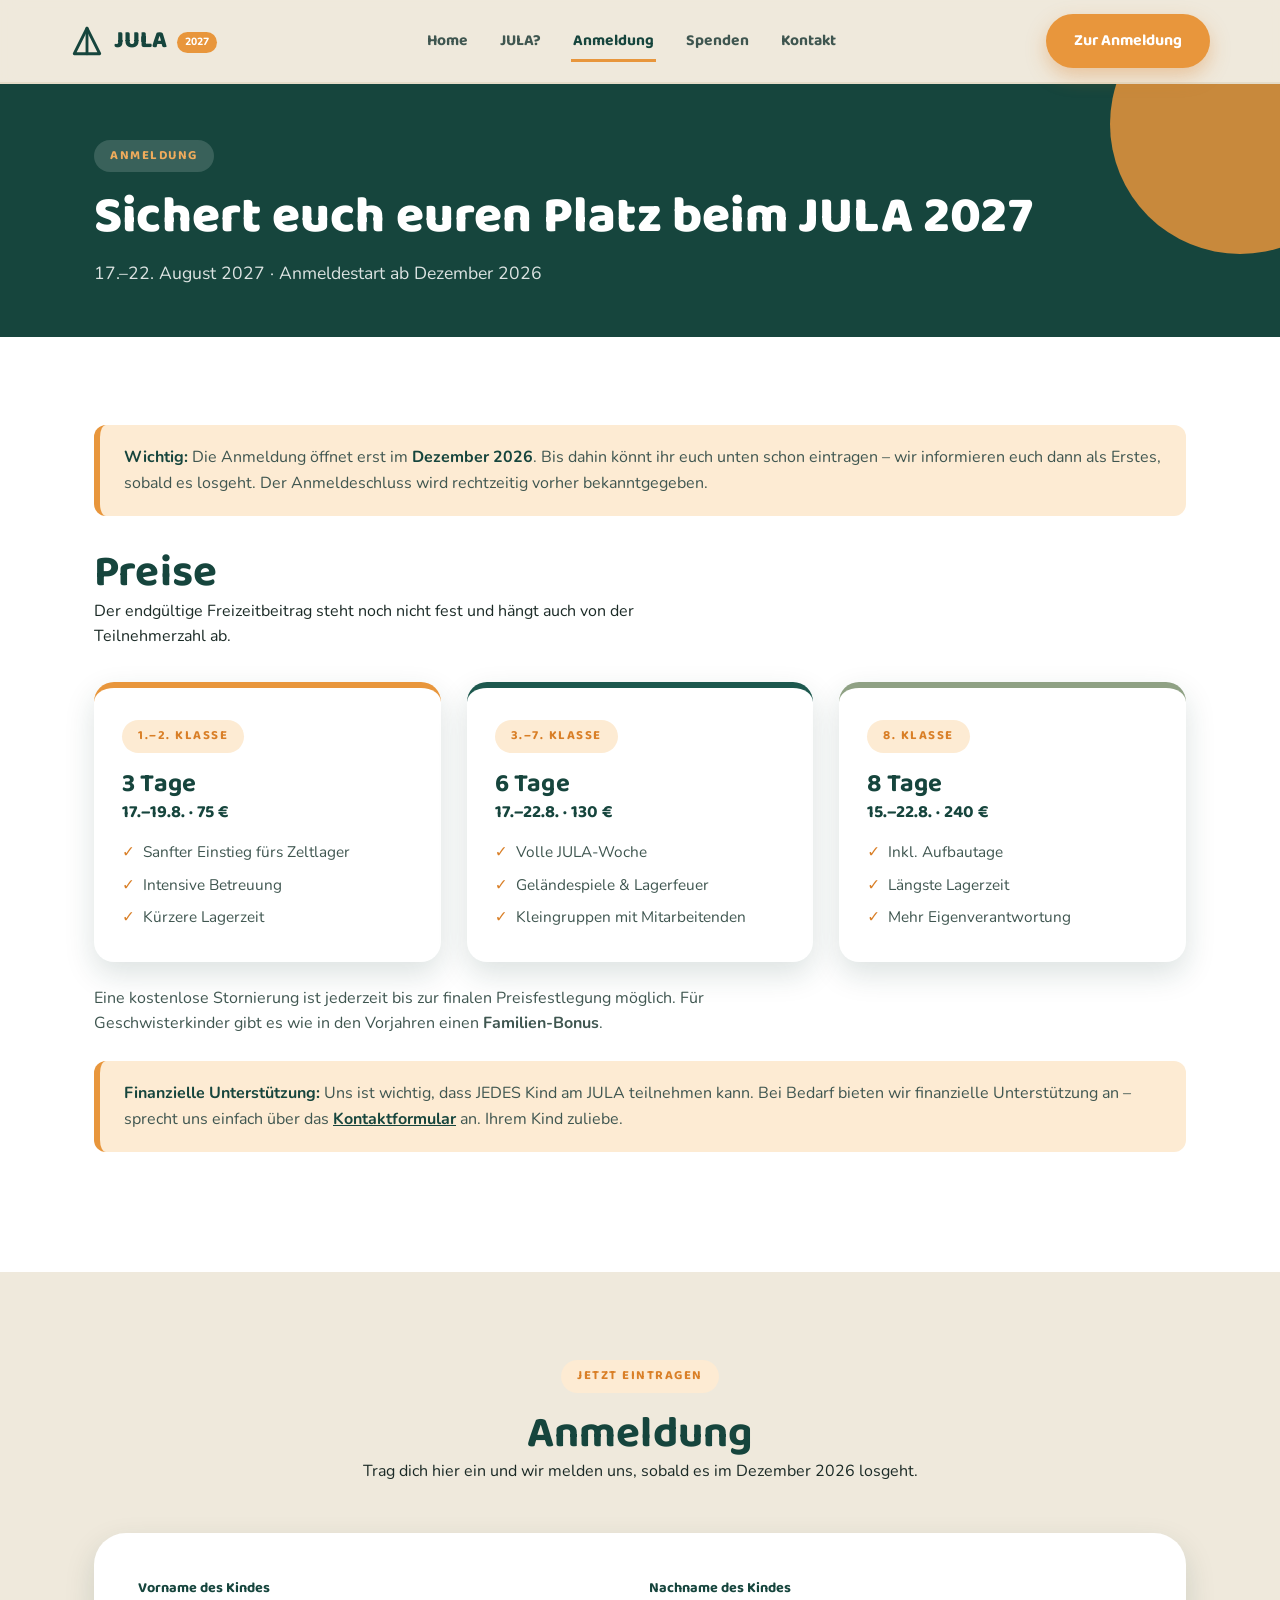
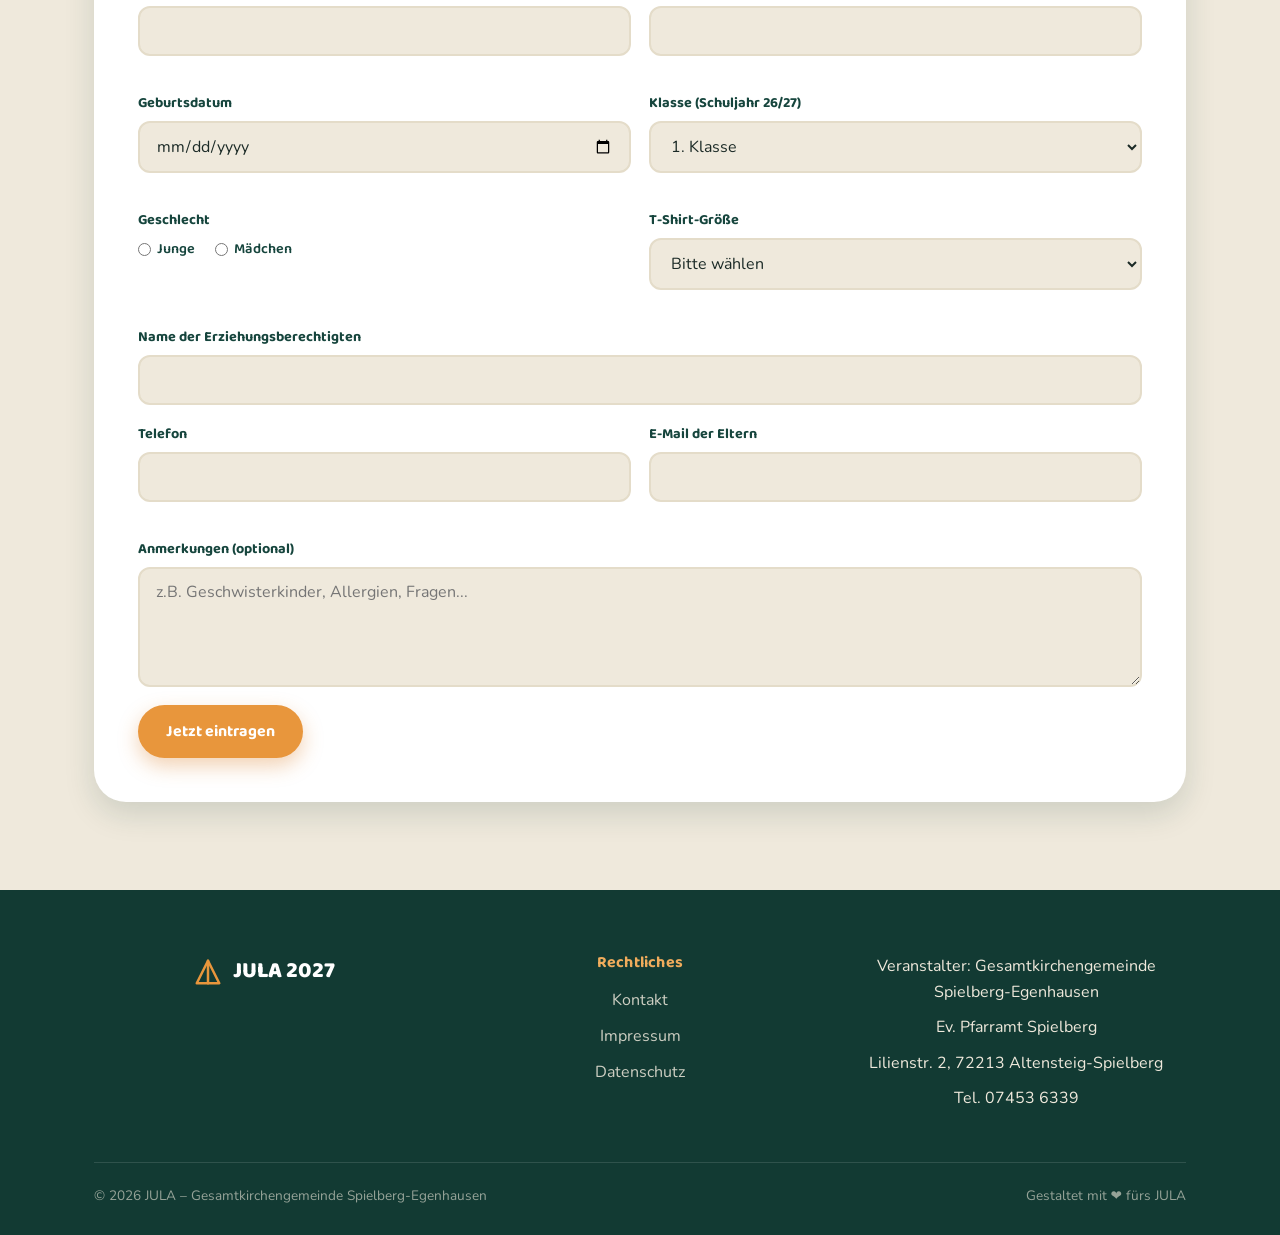
<file: anmeldung.html>
<!DOCTYPE html>
<html lang="de">
<head>
<meta charset="UTF-8">
<meta name="viewport" content="width=device-width, initial-scale=1.0">
<title>Anmeldung | JULA 2027</title>
<meta name="description" content="Anmeldung zum JULA 2027 – 17.–22. August 2027. Anmeldestart ab Dezember 2026.">
<link rel="stylesheet" href="css/style.css">
</head>
<body>

<header class="site-header">
  <nav class="nav container">
    <a href="index.html" class="logo">
      <svg class="tent-icon" viewBox="0 0 24 24" fill="none" stroke="#16453D" stroke-width="2" stroke-linecap="round" stroke-linejoin="round"><path d="M12 3l9 18H3z"/><path d="M12 3v18"/></svg>
      JULA <span class="badge-year">2027</span>
    </a>
    <ul class="nav-links">
      <li><a href="index.html">Home</a></li>
      <li><a href="jula.html">JULA?</a></li>
      <li><a href="anmeldung.html" class="active">Anmeldung</a></li>
      <li><a href="spenden.html">Spenden</a></li>
      <li><a href="kontakt.html">Kontakt</a></li>
    </ul>
    <div class="nav-cta">
      <a href="#anmeldung" class="btn btn-primary">Zur Anmeldung</a>
      <button class="nav-toggle" aria-label="Menü öffnen"><span></span><span></span><span></span></button>
    </div>
  </nav>
</header>

<main>

  <section class="page-hero">
    <div class="hero-blob-orange"></div>
    <div class="container">
      <span class="eyebrow" style="background: rgba(255,255,255,0.15); color:#F0AC5C;">Anmeldung</span>
      <h1>Sichert euch euren Platz beim JULA 2027</h1>
      <p>17.–22. August 2027 · Anmeldestart ab Dezember 2026</p>
    </div>
  </section>

  <section class="section-white">
    <div class="container">
      <div class="notice-box">
        <strong>Wichtig:</strong> Die Anmeldung öffnet erst im <strong>Dezember 2026</strong>. Bis dahin könnt ihr euch unten schon eintragen – wir informieren euch dann als Erstes, sobald es losgeht. Der Anmeldeschluss wird rechtzeitig vorher bekanntgegeben.
      </div>

      <div class="section-head" style="text-align:left; max-width: 100%; margin-bottom: 32px;">
        <h2>Preise</h2>
        <p style="margin:0;">Der endgültige Freizeitbeitrag steht noch nicht fest und hängt auch von der Teilnehmerzahl ab.</p>
      </div>

      <div class="card-grid">
        <div class="card">
          <span class="eyebrow">1.–2. Klasse</span>
          <h3>3 Tage</h3>
          <p style="font-family: var(--font-head); font-weight:700; color: var(--teal-800); font-size:1.1rem; margin:0 0 12px;">17.–19.8. · 75 €</p>
          <ul>
            <li>Sanfter Einstieg fürs Zeltlager</li>
            <li>Intensive Betreuung</li>
            <li>Kürzere Lagerzeit</li>
          </ul>
        </div>
        <div class="card alt">
          <span class="eyebrow">3.–7. Klasse</span>
          <h3>6 Tage</h3>
          <p style="font-family: var(--font-head); font-weight:700; color: var(--teal-800); font-size:1.1rem; margin:0 0 12px;">17.–22.8. · 130 €</p>
          <ul>
            <li>Volle JULA-Woche</li>
            <li>Geländespiele & Lagerfeuer</li>
            <li>Kleingruppen mit Mitarbeitenden</li>
          </ul>
        </div>
        <div class="card alt2">
          <span class="eyebrow">8. Klasse</span>
          <h3>8 Tage</h3>
          <p style="font-family: var(--font-head); font-weight:700; color: var(--teal-800); font-size:1.1rem; margin:0 0 12px;">15.–22.8. · 240 €</p>
          <ul>
            <li>Inkl. Aufbautage</li>
            <li>Längste Lagerzeit</li>
            <li>Mehr Eigenverantwortung</li>
          </ul>
        </div>
      </div>

      <p class="mt-24" style="color: var(--ink-soft);">Eine kostenlose Stornierung ist jederzeit bis zur finalen Preisfestlegung möglich. Für Geschwisterkinder gibt es wie in den Vorjahren einen <strong>Familien-Bonus</strong>.</p>

      <div class="notice-box mt-24">
        <strong>Finanzielle Unterstützung:</strong> Uns ist wichtig, dass JEDES Kind am JULA teilnehmen kann. Bei Bedarf bieten wir finanzielle Unterstützung an – sprecht uns einfach über das <a href="kontakt.html" style="color:var(--teal-800); font-weight:700; text-decoration:underline;">Kontaktformular</a> an. Ihrem Kind zuliebe.
      </div>
    </div>
  </section>

  <section class="section-cream" id="anmeldung">
    <div class="container">
      <div class="section-head">
        <span class="eyebrow">Jetzt eintragen</span>
        <h2>Anmeldung</h2>
        <p class="text-center" style="margin:0 auto;">Trag dich hier ein und wir melden uns, sobald es im Dezember 2026 losgeht.</p>
      </div>

      <form class="form-card" id="anmeldung-form">
        <div class="form-row">
          <div class="form-group">
            <label for="vorname">Vorname des Kindes</label>
            <input type="text" id="vorname" name="vorname" required>
          </div>
          <div class="form-group">
            <label for="nachname">Nachname des Kindes</label>
            <input type="text" id="nachname" name="nachname" required>
          </div>
        </div>
        <div class="form-row">
          <div class="form-group">
            <label for="geburtsdatum">Geburtsdatum</label>
            <input type="date" id="geburtsdatum" name="geburtsdatum">
          </div>
          <div class="form-group">
            <label for="klasse">Klasse (Schuljahr 26/27)</label>
            <select id="klasse" name="klasse">
              <option>1. Klasse</option>
              <option>2. Klasse</option>
              <option>3. Klasse</option>
              <option>4. Klasse</option>
              <option>5. Klasse</option>
              <option>6. Klasse</option>
              <option>7. Klasse</option>
              <option>8. Klasse</option>
            </select>
          </div>
        </div>
        <div class="form-row">
          <div class="form-group">
            <label>Geschlecht</label>
            <div class="radio-row">
              <label><input type="radio" name="geschlecht" value="junge"> Junge</label>
              <label><input type="radio" name="geschlecht" value="maedchen"> Mädchen</label>
            </div>
          </div>
          <div class="form-group">
            <label for="tshirt">T-Shirt-Größe</label>
            <select id="tshirt" name="tshirt" required>
              <option value="">Bitte wählen</option>
              <option>116</option>
              <option>128</option>
              <option>140</option>
              <option>152</option>
              <option>164</option>
              <option>S</option>
              <option>M</option>
              <option>L</option>
            </select>
          </div>
        </div>
        <div class="form-group">
          <label for="erziehungsberechtigte">Name der Erziehungsberechtigten</label>
          <input type="text" id="erziehungsberechtigte" name="erziehungsberechtigte" required>
        </div>
        <div class="form-row">
          <div class="form-group">
            <label for="telefon">Telefon</label>
            <input type="tel" id="telefon" name="telefon">
          </div>
          <div class="form-group">
            <label for="email">E-Mail der Eltern</label>
            <input type="email" id="email" name="email" required>
          </div>
        </div>
        <div class="form-group">
          <label for="nachricht">Anmerkungen (optional)</label>
          <textarea id="nachricht" name="nachricht" placeholder="z.B. Geschwisterkinder, Allergien, Fragen..."></textarea>
        </div>
        <button type="submit" class="btn btn-primary" id="anmeldung-submit">Jetzt eintragen</button>
        <div class="form-success-msg" style="display:none; margin-top:18px; padding:16px 20px; background: var(--orange-100); border-radius: var(--radius-sm); color: var(--teal-800); font-weight:700;">
          Vielen Dank! Deine Anmeldung wurde erfolgreich übermittelt.
        </div>
        <div class="form-error-msg">
          Leider konnte die Anmeldung nicht gesendet werden.
        </div>
      </form>
    </div>
  </section>

</main>

<footer class="site-footer">
  <div class="container">
    <div class="footer-grid" style="grid-template-columns: 1fr 1fr 1fr; text-align:center;">
      <div>
        <div class="footer-logo" style="justify-content:center;">
          <svg width="30" height="30" viewBox="0 0 24 24" fill="none" stroke="#E8963C" stroke-width="2" stroke-linecap="round" stroke-linejoin="round"><path d="M12 3l9 18H3z"/><path d="M12 3v18"/></svg>
          JULA 2027
        </div>
      </div>
      <div>
        <h4>Rechtliches</h4>
        <ul>
          <li><a href="kontakt.html">Kontakt</a></li>
          <li><a href="impressum.html">Impressum</a></li>
          <li><a href="datenschutz.html">Datenschutz</a></li>
        </ul>
      </div>
      <div>
        <ul>
          <li>Veranstalter: Gesamtkirchengemeinde Spielberg-Egenhausen</li>
          <li>Ev. Pfarramt Spielberg</li>
          <li>Lilienstr. 2, 72213 Altensteig-Spielberg</li>
          <li>Tel. 07453 6339</li>
        </ul>
      </div>
    </div>
    <div class="footer-bottom">
      <span>© 2026 JULA – Gesamtkirchengemeinde Spielberg-Egenhausen</span>
      <span>Gestaltet mit ❤️ fürs JULA</span>
    </div>
  </div>
</footer>

<script src="js/main.js"></script>
</body>
</html>
</file>
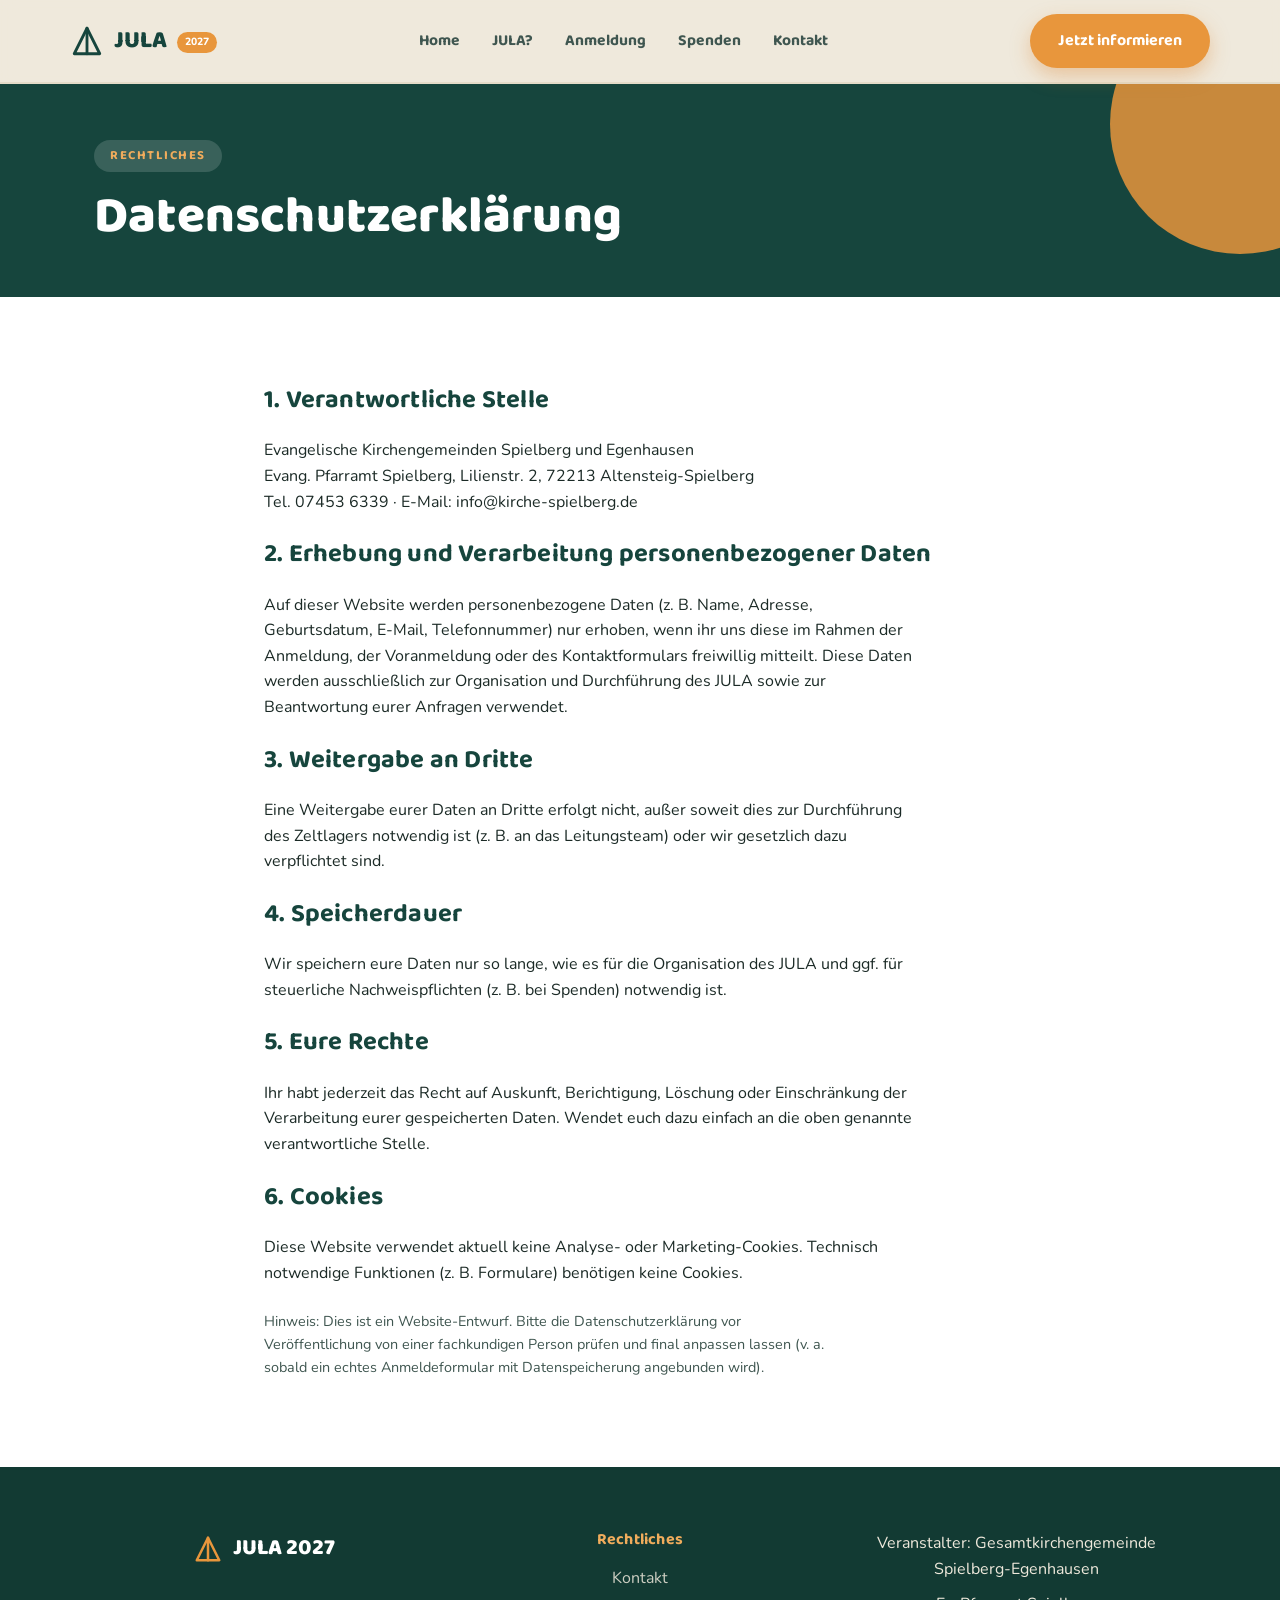
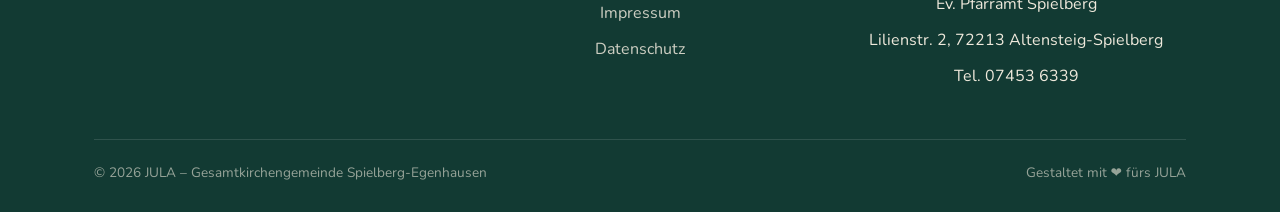
<file: datenschutz.html>
<!DOCTYPE html>
<html lang="de">
<head>
<meta charset="UTF-8">
<meta name="viewport" content="width=device-width, initial-scale=1.0">
<title>Datenschutz | JULA 2027</title>
<link rel="stylesheet" href="css/style.css">
</head>
<body>

<header class="site-header">
  <nav class="nav container">
    <a href="index.html" class="logo">
      <svg class="tent-icon" viewBox="0 0 24 24" fill="none" stroke="#16453D" stroke-width="2" stroke-linecap="round" stroke-linejoin="round"><path d="M12 3l9 18H3z"/><path d="M12 3v18"/></svg>
      JULA <span class="badge-year">2027</span>
    </a>
    <ul class="nav-links">
      <li><a href="index.html">Home</a></li>
      <li><a href="jula.html">JULA?</a></li>
      <li><a href="anmeldung.html">Anmeldung</a></li>
      <li><a href="spenden.html">Spenden</a></li>
      <li><a href="kontakt.html">Kontakt</a></li>
    </ul>
    <div class="nav-cta">
      <a href="anmeldung.html" class="btn btn-primary">Jetzt informieren</a>
      <button class="nav-toggle" aria-label="Menü öffnen"><span></span><span></span><span></span></button>
    </div>
  </nav>
</header>

<main>
  <section class="page-hero">
    <div class="hero-blob-orange"></div>
    <div class="container">
      <span class="eyebrow" style="background: rgba(255,255,255,0.15); color:#F0AC5C;">Rechtliches</span>
      <h1>Datenschutzerklärung</h1>
    </div>
  </section>

  <section class="section-white">
    <div class="container" style="max-width: 800px;">
      <h3>1. Verantwortliche Stelle</h3>
      <p class="mt-24">Evangelische Kirchengemeinden Spielberg und Egenhausen<br>
      Evang. Pfarramt Spielberg, Lilienstr. 2, 72213 Altensteig-Spielberg<br>
      Tel. 07453 6339 · E-Mail: info@kirche-spielberg.de</p>

      <h3 class="mt-24">2. Erhebung und Verarbeitung personenbezogener Daten</h3>
      <p class="mt-24">Auf dieser Website werden personenbezogene Daten (z. B. Name, Adresse, Geburtsdatum, E-Mail, Telefonnummer) nur erhoben, wenn ihr uns diese im Rahmen der Anmeldung, der Voranmeldung oder des Kontaktformulars freiwillig mitteilt. Diese Daten werden ausschließlich zur Organisation und Durchführung des JULA sowie zur Beantwortung eurer Anfragen verwendet.</p>

      <h3 class="mt-24">3. Weitergabe an Dritte</h3>
      <p class="mt-24">Eine Weitergabe eurer Daten an Dritte erfolgt nicht, außer soweit dies zur Durchführung des Zeltlagers notwendig ist (z. B. an das Leitungsteam) oder wir gesetzlich dazu verpflichtet sind.</p>

      <h3 class="mt-24">4. Speicherdauer</h3>
      <p class="mt-24">Wir speichern eure Daten nur so lange, wie es für die Organisation des JULA und ggf. für steuerliche Nachweispflichten (z. B. bei Spenden) notwendig ist.</p>

      <h3 class="mt-24">5. Eure Rechte</h3>
      <p class="mt-24">Ihr habt jederzeit das Recht auf Auskunft, Berichtigung, Löschung oder Einschränkung der Verarbeitung eurer gespeicherten Daten. Wendet euch dazu einfach an die oben genannte verantwortliche Stelle.</p>

      <h3 class="mt-24">6. Cookies</h3>
      <p class="mt-24">Diese Website verwendet aktuell keine Analyse- oder Marketing-Cookies. Technisch notwendige Funktionen (z. B. Formulare) benötigen keine Cookies.</p>

      <p class="mt-24" style="color: var(--ink-soft); font-size: 0.9rem;">Hinweis: Dies ist ein Website-Entwurf. Bitte die Datenschutzerklärung vor Veröffentlichung von einer fachkundigen Person prüfen und final anpassen lassen (v. a. sobald ein echtes Anmeldeformular mit Datenspeicherung angebunden wird).</p>
    </div>
  </section>
</main>

<footer class="site-footer">
  <div class="container">
    <div class="footer-grid" style="grid-template-columns: 1fr 1fr 1fr; text-align:center;">
      <div>
        <div class="footer-logo" style="justify-content:center;">
          <svg width="30" height="30" viewBox="0 0 24 24" fill="none" stroke="#E8963C" stroke-width="2" stroke-linecap="round" stroke-linejoin="round"><path d="M12 3l9 18H3z"/><path d="M12 3v18"/></svg>
          JULA 2027
        </div>
      </div>
      <div>
        <h4>Rechtliches</h4>
        <ul>
          <li><a href="kontakt.html">Kontakt</a></li>
          <li><a href="impressum.html">Impressum</a></li>
          <li><a href="datenschutz.html">Datenschutz</a></li>
        </ul>
      </div>
      <div>
        <ul>
          <li>Veranstalter: Gesamtkirchengemeinde Spielberg-Egenhausen</li>
          <li>Ev. Pfarramt Spielberg</li>
          <li>Lilienstr. 2, 72213 Altensteig-Spielberg</li>
          <li>Tel. 07453 6339</li>
        </ul>
      </div>
    </div>
    <div class="footer-bottom">
      <span>© 2026 JULA – Gesamtkirchengemeinde Spielberg-Egenhausen</span>
      <span>Gestaltet mit ❤️ fürs JULA</span>
    </div>
  </div>
</footer>

<script src="js/main.js"></script>
</body>
</html>
</file>
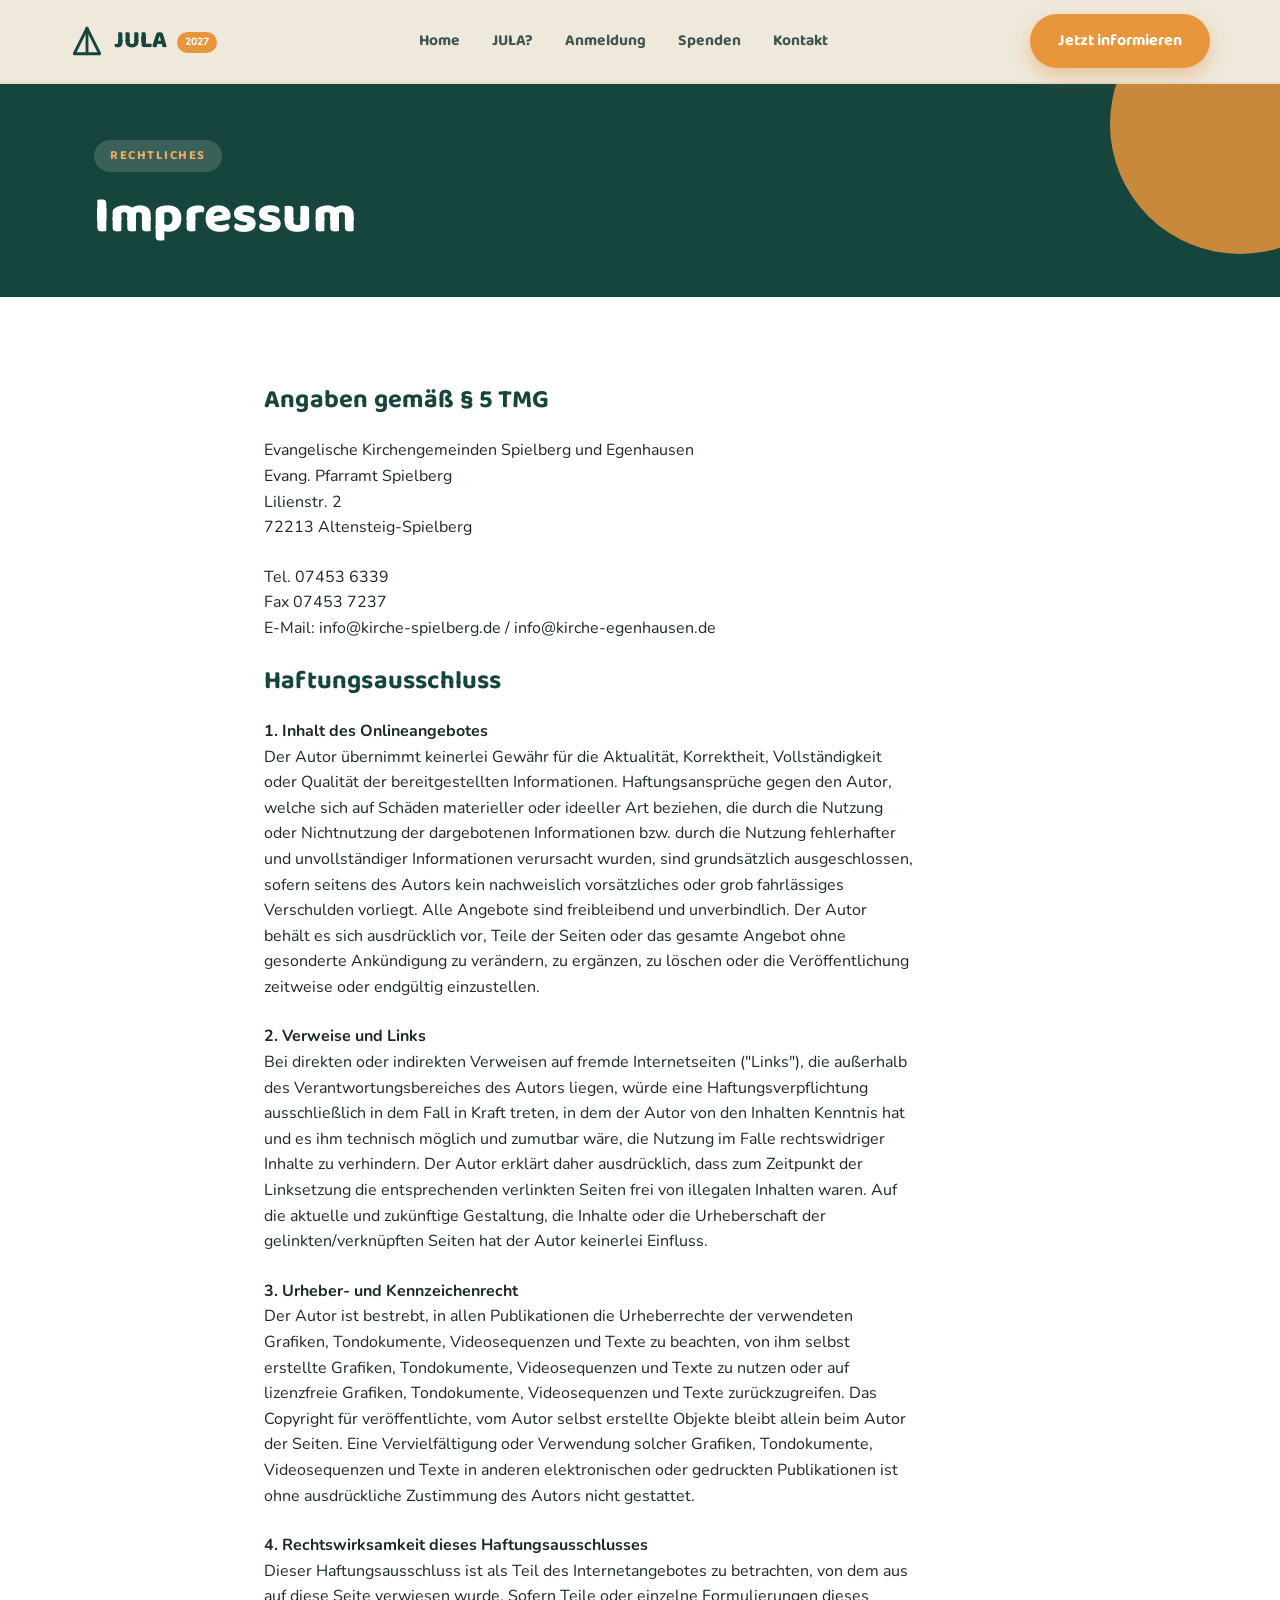
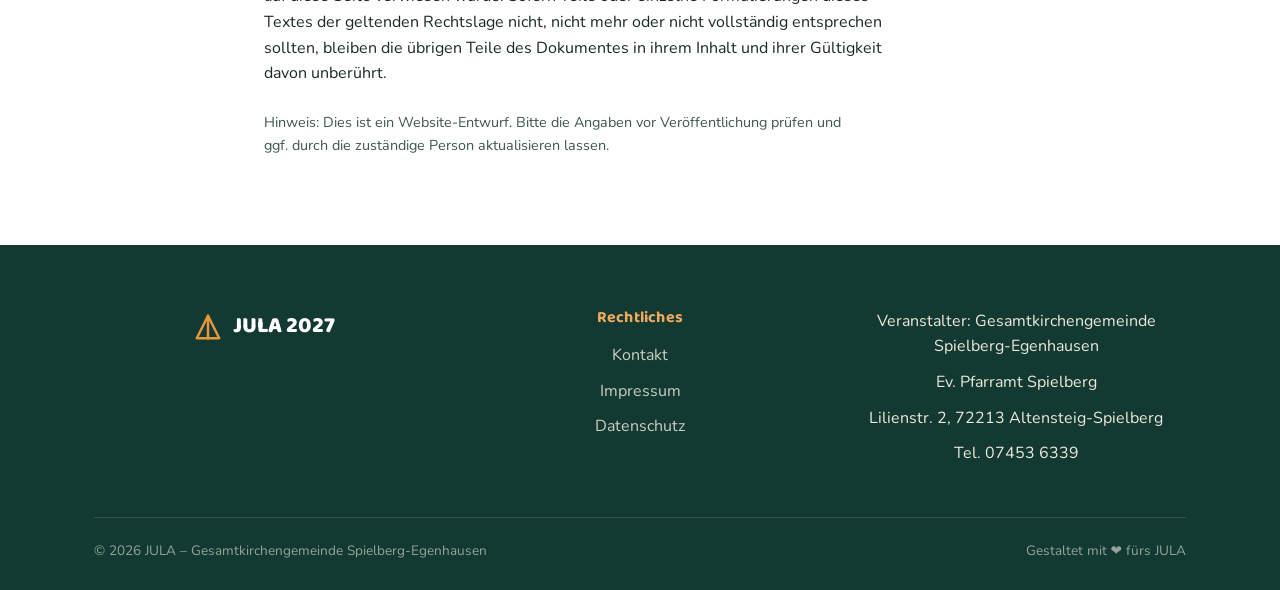
<file: impressum.html>
<!DOCTYPE html>
<html lang="de">
<head>
<meta charset="UTF-8">
<meta name="viewport" content="width=device-width, initial-scale=1.0">
<title>Impressum | JULA 2027</title>
<link rel="stylesheet" href="css/style.css">
</head>
<body>

<header class="site-header">
  <nav class="nav container">
    <a href="index.html" class="logo">
      <svg class="tent-icon" viewBox="0 0 24 24" fill="none" stroke="#16453D" stroke-width="2" stroke-linecap="round" stroke-linejoin="round"><path d="M12 3l9 18H3z"/><path d="M12 3v18"/></svg>
      JULA <span class="badge-year">2027</span>
    </a>
    <ul class="nav-links">
      <li><a href="index.html">Home</a></li>
      <li><a href="jula.html">JULA?</a></li>
      <li><a href="anmeldung.html">Anmeldung</a></li>
      <li><a href="spenden.html">Spenden</a></li>
      <li><a href="kontakt.html">Kontakt</a></li>
    </ul>
    <div class="nav-cta">
      <a href="anmeldung.html" class="btn btn-primary">Jetzt informieren</a>
      <button class="nav-toggle" aria-label="Menü öffnen"><span></span><span></span><span></span></button>
    </div>
  </nav>
</header>

<main>
  <section class="page-hero">
    <div class="hero-blob-orange"></div>
    <div class="container">
      <span class="eyebrow" style="background: rgba(255,255,255,0.15); color:#F0AC5C;">Rechtliches</span>
      <h1>Impressum</h1>
    </div>
  </section>

  <section class="section-white">
    <div class="container" style="max-width: 800px;">
      <h3>Angaben gemäß § 5 TMG</h3>
      <p class="mt-24">Evangelische Kirchengemeinden Spielberg und Egenhausen<br>
      Evang. Pfarramt Spielberg<br>
      Lilienstr. 2<br>
      72213 Altensteig-Spielberg</p>

      <p class="mt-24">Tel. 07453 6339<br>
      Fax 07453 7237<br>
      E-Mail: info@kirche-spielberg.de / info@kirche-egenhausen.de</p>

      <h3 class="mt-24">Haftungsausschluss</h3>

      <p class="mt-24"><strong>1. Inhalt des Onlineangebotes</strong><br>
      Der Autor übernimmt keinerlei Gewähr für die Aktualität, Korrektheit, Vollständigkeit oder Qualität der bereitgestellten Informationen. Haftungsansprüche gegen den Autor, welche sich auf Schäden materieller oder ideeller Art beziehen, die durch die Nutzung oder Nichtnutzung der dargebotenen Informationen bzw. durch die Nutzung fehlerhafter und unvollständiger Informationen verursacht wurden, sind grundsätzlich ausgeschlossen, sofern seitens des Autors kein nachweislich vorsätzliches oder grob fahrlässiges Verschulden vorliegt. Alle Angebote sind freibleibend und unverbindlich. Der Autor behält es sich ausdrücklich vor, Teile der Seiten oder das gesamte Angebot ohne gesonderte Ankündigung zu verändern, zu ergänzen, zu löschen oder die Veröffentlichung zeitweise oder endgültig einzustellen.</p>

      <p class="mt-24"><strong>2. Verweise und Links</strong><br>
      Bei direkten oder indirekten Verweisen auf fremde Internetseiten ("Links"), die außerhalb des Verantwortungsbereiches des Autors liegen, würde eine Haftungsverpflichtung ausschließlich in dem Fall in Kraft treten, in dem der Autor von den Inhalten Kenntnis hat und es ihm technisch möglich und zumutbar wäre, die Nutzung im Falle rechtswidriger Inhalte zu verhindern. Der Autor erklärt daher ausdrücklich, dass zum Zeitpunkt der Linksetzung die entsprechenden verlinkten Seiten frei von illegalen Inhalten waren. Auf die aktuelle und zukünftige Gestaltung, die Inhalte oder die Urheberschaft der gelinkten/verknüpften Seiten hat der Autor keinerlei Einfluss.</p>

      <p class="mt-24"><strong>3. Urheber- und Kennzeichenrecht</strong><br>
      Der Autor ist bestrebt, in allen Publikationen die Urheberrechte der verwendeten Grafiken, Tondokumente, Videosequenzen und Texte zu beachten, von ihm selbst erstellte Grafiken, Tondokumente, Videosequenzen und Texte zu nutzen oder auf lizenzfreie Grafiken, Tondokumente, Videosequenzen und Texte zurückzugreifen. Das Copyright für veröffentlichte, vom Autor selbst erstellte Objekte bleibt allein beim Autor der Seiten. Eine Vervielfältigung oder Verwendung solcher Grafiken, Tondokumente, Videosequenzen und Texte in anderen elektronischen oder gedruckten Publikationen ist ohne ausdrückliche Zustimmung des Autors nicht gestattet.</p>

      <p class="mt-24"><strong>4. Rechtswirksamkeit dieses Haftungsausschlusses</strong><br>
      Dieser Haftungsausschluss ist als Teil des Internetangebotes zu betrachten, von dem aus auf diese Seite verwiesen wurde. Sofern Teile oder einzelne Formulierungen dieses Textes der geltenden Rechtslage nicht, nicht mehr oder nicht vollständig entsprechen sollten, bleiben die übrigen Teile des Dokumentes in ihrem Inhalt und ihrer Gültigkeit davon unberührt.</p>

      <p class="mt-24" style="color: var(--ink-soft); font-size: 0.9rem;">Hinweis: Dies ist ein Website-Entwurf. Bitte die Angaben vor Veröffentlichung prüfen und ggf. durch die zuständige Person aktualisieren lassen.</p>
    </div>
  </section>
</main>

<footer class="site-footer">
  <div class="container">
    <div class="footer-grid" style="grid-template-columns: 1fr 1fr 1fr; text-align:center;">
      <div>
        <div class="footer-logo" style="justify-content:center;">
          <svg width="30" height="30" viewBox="0 0 24 24" fill="none" stroke="#E8963C" stroke-width="2" stroke-linecap="round" stroke-linejoin="round"><path d="M12 3l9 18H3z"/><path d="M12 3v18"/></svg>
          JULA 2027
        </div>
      </div>
      <div>
        <h4>Rechtliches</h4>
        <ul>
          <li><a href="kontakt.html">Kontakt</a></li>
          <li><a href="impressum.html">Impressum</a></li>
          <li><a href="datenschutz.html">Datenschutz</a></li>
        </ul>
      </div>
      <div>
        <ul>
          <li>Veranstalter: Gesamtkirchengemeinde Spielberg-Egenhausen</li>
          <li>Ev. Pfarramt Spielberg</li>
          <li>Lilienstr. 2, 72213 Altensteig-Spielberg</li>
          <li>Tel. 07453 6339</li>
        </ul>
      </div>
    </div>
    <div class="footer-bottom">
      <span>© 2026 JULA – Gesamtkirchengemeinde Spielberg-Egenhausen</span>
      <span>Gestaltet mit ❤️ fürs JULA</span>
    </div>
  </div>
</footer>

<script src="js/main.js"></script>
</body>
</html>
</file>
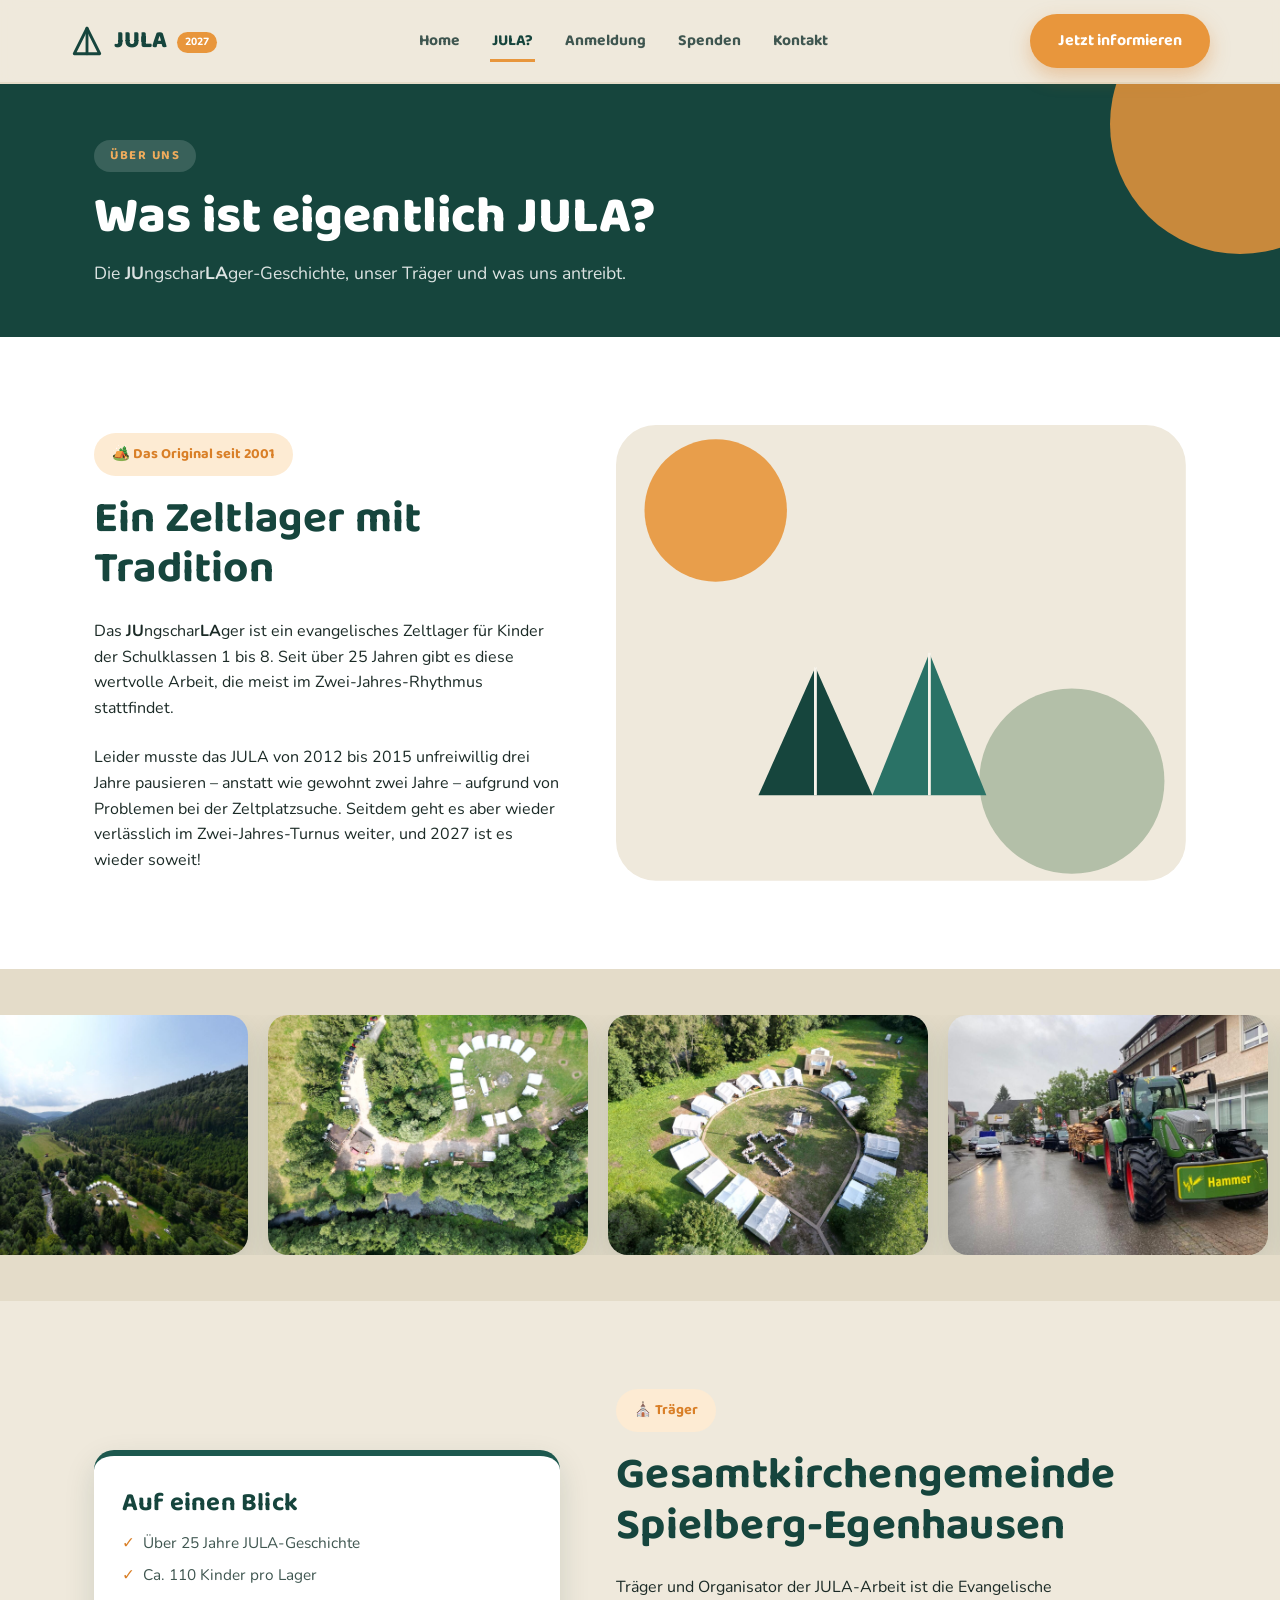
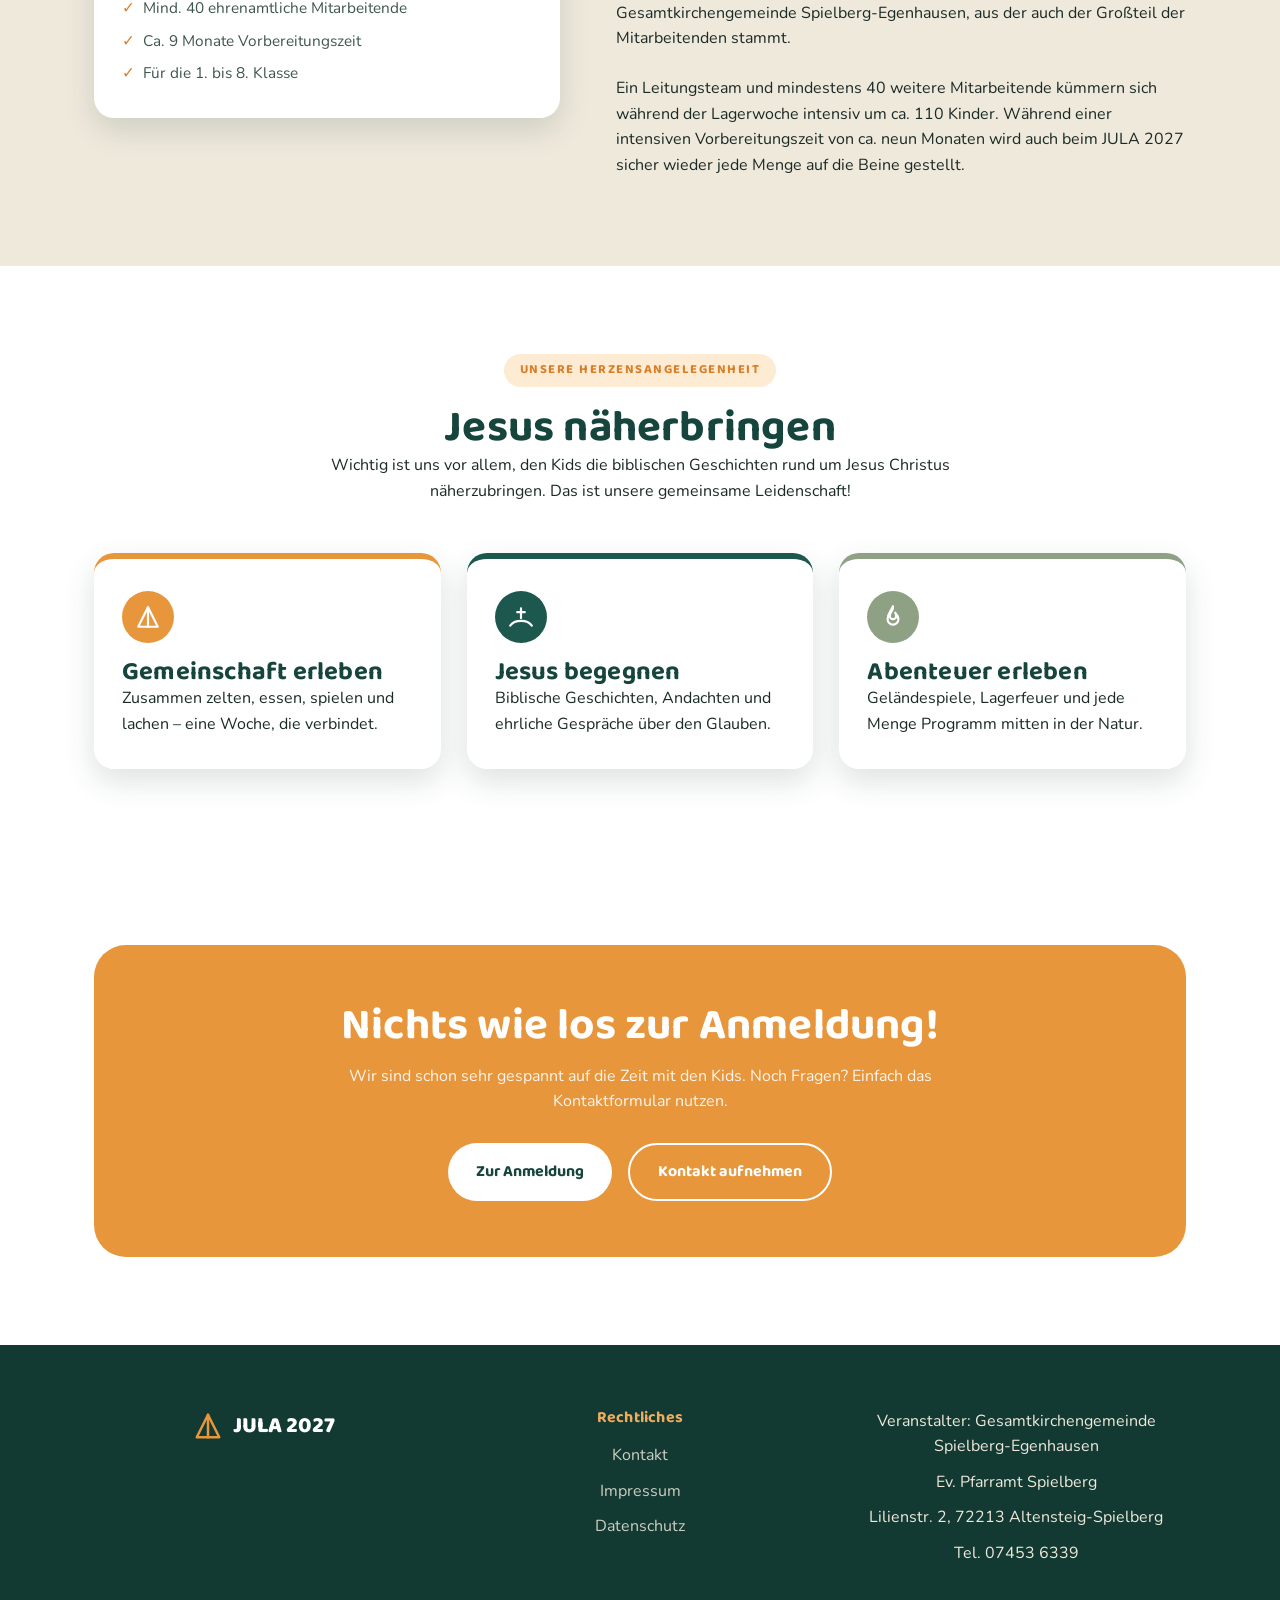
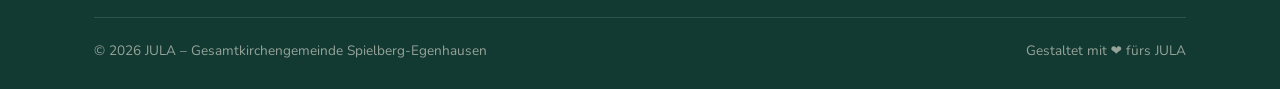
<file: jula.html>
<!DOCTYPE html>
<html lang="de">
<head>
<meta charset="UTF-8">
<meta name="viewport" content="width=device-width, initial-scale=1.0">
<title>Was ist JULA? | JULA 2027</title>
<meta name="description" content="JULA – das evangelische Zeltlager für Kinder der 1. bis 8. Klasse seit 2001. Erfahre alles über Geschichte, Träger und Programm.">
<link rel="stylesheet" href="css/style.css">
</head>
<body>

<header class="site-header">
  <nav class="nav container">
    <a href="index.html" class="logo">
      <svg class="tent-icon" viewBox="0 0 24 24" fill="none" stroke="#16453D" stroke-width="2" stroke-linecap="round" stroke-linejoin="round"><path d="M12 3l9 18H3z"/><path d="M12 3v18"/></svg>
      JULA <span class="badge-year">2027</span>
    </a>
    <ul class="nav-links">
      <li><a href="index.html">Home</a></li>
      <li><a href="jula.html" class="active">JULA?</a></li>
      <li><a href="anmeldung.html">Anmeldung</a></li>
      <li><a href="spenden.html">Spenden</a></li>
      <li><a href="kontakt.html">Kontakt</a></li>
    </ul>
    <div class="nav-cta">
      <a href="anmeldung.html" class="btn btn-primary">Jetzt informieren</a>
      <button class="nav-toggle" aria-label="Menü öffnen"><span></span><span></span><span></span></button>
    </div>
  </nav>
</header>

<main>

  <section class="page-hero">
    <div class="hero-blob-orange"></div>
    <div class="container">
      <span class="eyebrow" style="background: rgba(255,255,255,0.15); color:#F0AC5C;">Über uns</span>
      <h1>Was ist eigentlich JULA?</h1>
      <p>Die <strong>JU</strong>ngschar<strong>LA</strong>ger-Geschichte, unser Träger und was uns antreibt.</p>
    </div>
  </section>

  <section class="section-white">
    <div class="container about-grid">
      <div>
        <span class="badge-since">🏕️ Das Original seit 2001</span>
        <h2>Ein Zeltlager mit Tradition</h2>
        <p class="mt-24">Das <strong>JU</strong>ngschar<strong>LA</strong>ger ist ein evangelisches Zeltlager für Kinder der Schulklassen 1 bis 8. Seit über 25 Jahren gibt es diese wertvolle Arbeit, die meist im Zwei-Jahres-Rhythmus stattfindet.</p>
        <p class="mt-24">Leider musste das JULA von 2012 bis 2015 unfreiwillig drei Jahre pausieren – anstatt wie gewohnt zwei Jahre – aufgrund von Problemen bei der Zeltplatzsuche. Seitdem geht es aber wieder verlässlich im Zwei-Jahres-Turnus weiter, und 2027 ist es wieder soweit!</p>
      </div>
      <div>
        <svg viewBox="0 0 400 320" xmlns="http://www.w3.org/2000/svg">
          <rect x="0" y="0" width="400" height="320" rx="28" fill="#EFE9DC"/>
          <circle cx="320" cy="250" r="65" fill="#AAB89F" opacity="0.85"/>
          <circle cx="70" cy="60" r="50" fill="#E8963C" opacity="0.9"/>
          <g transform="translate(180,150)">
            <path d="M-80,110 L-40,20 L0,110 Z" fill="#16453D"/>
            <path d="M0,110 L40,10 L80,110 Z" fill="#2A7266"/>
            <path d="M-40,20 L-40,110" stroke="#F7F3EA" stroke-width="2"/>
            <path d="M40,10 L40,110" stroke="#F7F3EA" stroke-width="2"/>
          </g>
        </svg>
      </div>
    </div>
  </section>

  <section class="photo-loop">
    <div class="photo-loop-track">
      <img src="images/gallery-1-tal.jpg" alt="Blick ins Tal mit dem JULA-Lagerplatz">
      <img src="images/gallery-2-lagerplatz.jpg" alt="Der JULA-Lagerplatz von oben">
      <img src="images/gallery-3-kreuz-weit.jpg" alt="Die JULA-Kids formen ein Kreuz">
      <img src="images/gallery-9-traktor.jpg" alt="Anlieferung von Holz fürs JULA">
      <img src="images/gallery-7-crowd.jpg" alt="Treffen der Helfer vor dem Aufbau">
      <img src="images/gallery-8-pavillon.jpg" alt="Vorbereitungen am Lagerplatz">
      <img src="images/gallery-10-hebebuehne.jpg" alt="Aufbauhelfer bei der Arbeit">
      <img src="images/gallery-11-schlamm.jpg" alt="Regenwetter beim Aufbau">
      <img src="images/gallery-14-geruest.jpg" alt="Aufbau des Eingangstors">
      <img src="images/gallery-6-aufbau.jpg" alt="Aufbau des JULA-Platzes">
      <img src="images/gallery-5-zeltaufbau.jpg" alt="Gemeinsamer Zeltaufbau beim JULA">
      <img src="images/gallery-13-bohlen.jpg" alt="Bohlenweg über den Matsch">
      <img src="images/gallery-12-lagerfeuer.jpg" alt="Helfer-Team am Lagerfeuer">
      <img src="images/gallery-1-tal.jpg" alt="" aria-hidden="true">
      <img src="images/gallery-2-lagerplatz.jpg" alt="" aria-hidden="true">
      <img src="images/gallery-3-kreuz-weit.jpg" alt="" aria-hidden="true">
      <img src="images/gallery-9-traktor.jpg" alt="" aria-hidden="true">
      <img src="images/gallery-7-crowd.jpg" alt="" aria-hidden="true">
      <img src="images/gallery-8-pavillon.jpg" alt="" aria-hidden="true">
      <img src="images/gallery-10-hebebuehne.jpg" alt="" aria-hidden="true">
      <img src="images/gallery-11-schlamm.jpg" alt="" aria-hidden="true">
      <img src="images/gallery-14-geruest.jpg" alt="" aria-hidden="true">
      <img src="images/gallery-6-aufbau.jpg" alt="" aria-hidden="true">
      <img src="images/gallery-5-zeltaufbau.jpg" alt="" aria-hidden="true">
      <img src="images/gallery-13-bohlen.jpg" alt="" aria-hidden="true">
      <img src="images/gallery-12-lagerfeuer.jpg" alt="" aria-hidden="true">
    </div>
  </section>

  <section class="section-cream">
    <div class="container about-grid">
      <div style="order:2;">
        <span class="badge-since">⛪ Träger</span>
        <h2>Gesamtkirchengemeinde Spielberg-Egenhausen</h2>
        <p class="mt-24">Träger und Organisator der JULA-Arbeit ist die Evangelische Gesamtkirchengemeinde Spielberg-Egenhausen, aus der auch der Großteil der Mitarbeitenden stammt.</p>
        <p class="mt-24">Ein Leitungsteam und mindestens 40 weitere Mitarbeitende kümmern sich während der Lagerwoche intensiv um ca. 110 Kinder. Während einer intensiven Vorbereitungszeit von ca. neun Monaten wird auch beim JULA 2027 sicher wieder jede Menge auf die Beine gestellt.</p>
      </div>
      <div style="order:1;">
        <div class="card" style="border-top-color:var(--teal-700);">
          <h3>Auf einen Blick</h3>
          <ul>
            <li>Über 25 Jahre JULA-Geschichte</li>
            <li>Ca. 110 Kinder pro Lager</li>
            <li>Mind. 40 ehrenamtliche Mitarbeitende</li>
            <li>Ca. 9 Monate Vorbereitungszeit</li>
            <li>Für die 1. bis 8. Klasse</li>
          </ul>
        </div>
      </div>
    </div>
  </section>

  <section class="section-white">
    <div class="container">
      <div class="section-head">
        <span class="eyebrow">Unsere Herzensangelegenheit</span>
        <h2>Jesus näherbringen</h2>
        <p class="text-center" style="margin:0 auto;">Wichtig ist uns vor allem, den Kids die biblischen Geschichten rund um Jesus Christus näherzubringen. Das ist unsere gemeinsame Leidenschaft!</p>
      </div>
      <div class="card-grid">
        <div class="card">
          <span class="icon-circle" style="background:var(--orange-500); width:52px; height:52px; display:flex; align-items:center; justify-content:center; border-radius:50%; margin-bottom:14px;">
            <svg viewBox="0 0 24 24" fill="none" stroke="#fff" stroke-width="2" stroke-linecap="round" stroke-linejoin="round" width="26" height="26"><path d="M12 3l9 18H3z"/><path d="M12 3v18"/></svg>
          </span>
          <h3>Gemeinschaft erleben</h3>
          <p>Zusammen zelten, essen, spielen und lachen – eine Woche, die verbindet.</p>
        </div>
        <div class="card alt">
          <span class="icon-circle" style="background:var(--teal-700); width:52px; height:52px; display:flex; align-items:center; justify-content:center; border-radius:50%; margin-bottom:14px;">
            <svg viewBox="0 0 24 24" fill="none" stroke="#fff" stroke-width="2" stroke-linecap="round" stroke-linejoin="round" width="26" height="26"><path d="M2 20c4-6 16-6 20 0"/><path d="M12 4v9M8.5 7.5h7"/></svg>
          </span>
          <h3>Jesus begegnen</h3>
          <p>Biblische Geschichten, Andachten und ehrliche Gespräche über den Glauben.</p>
        </div>
        <div class="card alt2">
          <span class="icon-circle" style="background:var(--sage-dark); width:52px; height:52px; display:flex; align-items:center; justify-content:center; border-radius:50%; margin-bottom:14px;">
            <svg viewBox="0 0 24 24" fill="none" stroke="#fff" stroke-width="2" stroke-linecap="round" stroke-linejoin="round" width="26" height="26"><path d="M12 2c1 4-3 5-3 9a3 3 0 006 0c0-1-.5-2-1-3 1.5 1.5 3 4 3 6a5 5 0 01-10 0c0-5 3-7 5-12z"/></svg>
          </span>
          <h3>Abenteuer erleben</h3>
          <p>Geländespiele, Lagerfeuer und jede Menge Programm mitten in der Natur.</p>
        </div>
      </div>
    </div>
  </section>

  <section class="section-white">
    <div class="container">
      <div class="cta-band">
        <h2>Nichts wie los zur Anmeldung!</h2>
        <p>Wir sind schon sehr gespannt auf die Zeit mit den Kids. Noch Fragen? Einfach das Kontaktformular nutzen.</p>
        <div style="display:flex; gap:16px; justify-content:center; flex-wrap:wrap;">
          <a href="anmeldung.html" class="btn btn-light">Zur Anmeldung</a>
          <a href="kontakt.html" class="btn" style="border:2.5px solid #fff; color:#fff;">Kontakt aufnehmen</a>
        </div>
      </div>
    </div>
  </section>

</main>

<footer class="site-footer">
  <div class="container">
    <div class="footer-grid" style="grid-template-columns: 1fr 1fr 1fr; text-align:center;">
      <div>
        <div class="footer-logo" style="justify-content:center;">
          <svg width="30" height="30" viewBox="0 0 24 24" fill="none" stroke="#E8963C" stroke-width="2" stroke-linecap="round" stroke-linejoin="round"><path d="M12 3l9 18H3z"/><path d="M12 3v18"/></svg>
          JULA 2027
        </div>
      </div>
      <div>
        <h4>Rechtliches</h4>
        <ul>
          <li><a href="kontakt.html">Kontakt</a></li>
          <li><a href="impressum.html">Impressum</a></li>
          <li><a href="datenschutz.html">Datenschutz</a></li>
        </ul>
      </div>
      <div>
        <ul>
          <li>Veranstalter: Gesamtkirchengemeinde Spielberg-Egenhausen</li>
          <li>Ev. Pfarramt Spielberg</li>
          <li>Lilienstr. 2, 72213 Altensteig-Spielberg</li>
          <li>Tel. 07453 6339</li>
        </ul>
      </div>
    </div>
    <div class="footer-bottom">
      <span>© 2026 JULA – Gesamtkirchengemeinde Spielberg-Egenhausen</span>
      <span>Gestaltet mit ❤️ fürs JULA</span>
    </div>
  </div>
</footer>

<script src="js/main.js"></script>
</body>
</html>
</file>
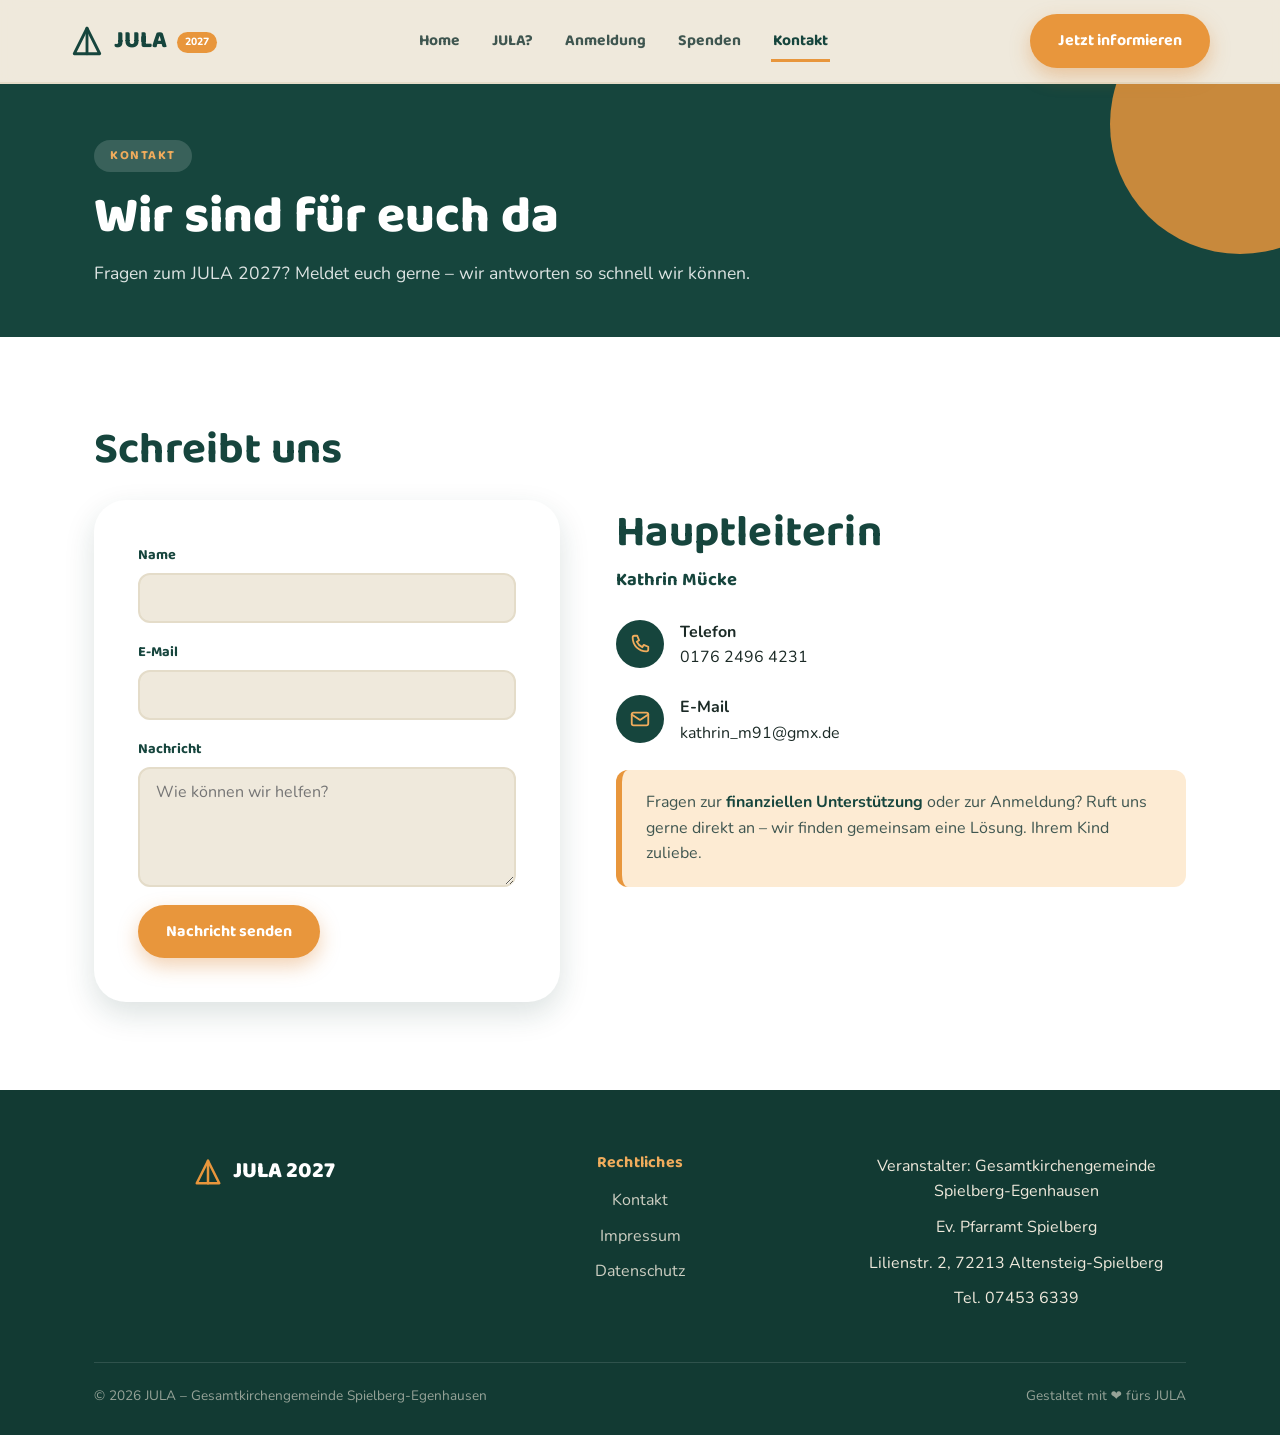
<file: kontakt.html>
<!DOCTYPE html>
<html lang="de">
<head>
<meta charset="UTF-8">
<meta name="viewport" content="width=device-width, initial-scale=1.0">
<title>Kontakt | JULA 2027</title>
<meta name="description" content="Kontaktiert das JULA-Team bei Fragen rund um das Zeltlager 2027.">
<link rel="stylesheet" href="css/style.css">
</head>
<body>

<header class="site-header">
  <nav class="nav container">
    <a href="index.html" class="logo">
      <svg class="tent-icon" viewBox="0 0 24 24" fill="none" stroke="#16453D" stroke-width="2" stroke-linecap="round" stroke-linejoin="round"><path d="M12 3l9 18H3z"/><path d="M12 3v18"/></svg>
      JULA <span class="badge-year">2027</span>
    </a>
    <ul class="nav-links">
      <li><a href="index.html">Home</a></li>
      <li><a href="jula.html">JULA?</a></li>
      <li><a href="anmeldung.html">Anmeldung</a></li>
      <li><a href="spenden.html">Spenden</a></li>
      <li><a href="kontakt.html" class="active">Kontakt</a></li>
    </ul>
    <div class="nav-cta">
      <a href="anmeldung.html" class="btn btn-primary">Jetzt informieren</a>
      <button class="nav-toggle" aria-label="Menü öffnen"><span></span><span></span><span></span></button>
    </div>
  </nav>
</header>

<main>

  <section class="page-hero">
    <div class="hero-blob-orange"></div>
    <div class="container">
      <span class="eyebrow" style="background: rgba(255,255,255,0.15); color:#F0AC5C;">Kontakt</span>
      <h1>Wir sind für euch da</h1>
      <p>Fragen zum JULA 2027? Meldet euch gerne – wir antworten so schnell wir können.</p>
    </div>
  </section>

  <section class="section-white">
    <div class="container about-grid">
      <div>
        <h2>Schreibt uns</h2>
        <form class="form-card mt-24" data-placeholder-form name="kontakt" method="POST" data-netlify="true" data-netlify-honeypot="bot-field">
          <input type="hidden" name="form-name" value="kontakt">
          <p style="display:none;"><label>Nicht ausfüllen: <input name="bot-field"></label></p>
          <div class="form-group">
            <label for="name">Name</label>
            <input type="text" id="name" name="name" required>
          </div>
          <div class="form-group">
            <label for="email">E-Mail</label>
            <input type="email" id="email" name="email" required>
          </div>
          <div class="form-group">
            <label for="message">Nachricht</label>
            <textarea id="message" name="message" required placeholder="Wie können wir helfen?"></textarea>
          </div>
          <button type="submit" class="btn btn-primary">Nachricht senden</button>
          <div class="form-success-msg" style="display:none; margin-top:18px; padding:16px 20px; background: var(--orange-100); border-radius: var(--radius-sm); color: var(--teal-800); font-weight:700;">
            Danke für deine Nachricht! Wir melden uns bald bei dir. 🏕️
          </div>
          <div class="form-error-msg">
            Da ist leider etwas schiefgelaufen. Bitte versucht es nochmal oder schreibt uns direkt an info@kirche-spielberg.de.
          </div>
        </form>
      </div>

      <div>
        <h2>Hauptleiterin</h2>
        <p style="font-family: var(--font-head); font-weight:700; color: var(--teal-800); font-size:1.15rem; margin-top:8px;">Kathrin Mücke</p>
        <div class="mt-24">
          <div class="contact-info-item">
            <span class="icon-circle"><svg viewBox="0 0 24 24" fill="none" stroke-width="2" stroke-linecap="round" stroke-linejoin="round"><path d="M6 3h3l2 5-2.5 1.5a12 12 0 006 6L16 13l5 2v3a2 2 0 01-2 2C10.5 20 4 13.5 4 5a2 2 0 012-2z"/></svg></span>
            <div>
              <strong>Telefon</strong><br>
              0176 2496 4231
            </div>
          </div>
          <div class="contact-info-item">
            <span class="icon-circle"><svg viewBox="0 0 24 24" fill="none" stroke-width="2" stroke-linecap="round" stroke-linejoin="round"><rect x="3" y="5" width="18" height="14" rx="2"/><path d="M3 7l9 6 9-6"/></svg></span>
            <div>
              <strong>E-Mail</strong><br>
              kathrin_m91@gmx.de
            </div>
          </div>
        </div>
        <div class="notice-box mt-24">
          Fragen zur <strong>finanziellen Unterstützung</strong> oder zur Anmeldung? Ruft uns gerne direkt an – wir finden gemeinsam eine Lösung. Ihrem Kind zuliebe.
        </div>
      </div>
    </div>
  </section>

</main>

<footer class="site-footer">
  <div class="container">
    <div class="footer-grid" style="grid-template-columns: 1fr 1fr 1fr; text-align:center;">
      <div>
        <div class="footer-logo" style="justify-content:center;">
          <svg width="30" height="30" viewBox="0 0 24 24" fill="none" stroke="#E8963C" stroke-width="2" stroke-linecap="round" stroke-linejoin="round"><path d="M12 3l9 18H3z"/><path d="M12 3v18"/></svg>
          JULA 2027
        </div>
      </div>
      <div>
        <h4>Rechtliches</h4>
        <ul>
          <li><a href="kontakt.html">Kontakt</a></li>
          <li><a href="impressum.html">Impressum</a></li>
          <li><a href="datenschutz.html">Datenschutz</a></li>
        </ul>
      </div>
      <div>
        <ul>
          <li>Veranstalter: Gesamtkirchengemeinde Spielberg-Egenhausen</li>
          <li>Ev. Pfarramt Spielberg</li>
          <li>Lilienstr. 2, 72213 Altensteig-Spielberg</li>
          <li>Tel. 07453 6339</li>
        </ul>
      </div>
    </div>
    <div class="footer-bottom">
      <span>© 2026 JULA – Gesamtkirchengemeinde Spielberg-Egenhausen</span>
      <span>Gestaltet mit ❤️ fürs JULA</span>
    </div>
  </div>
</footer>

<script src="js/main.js"></script>
</body>
</html>
</file>
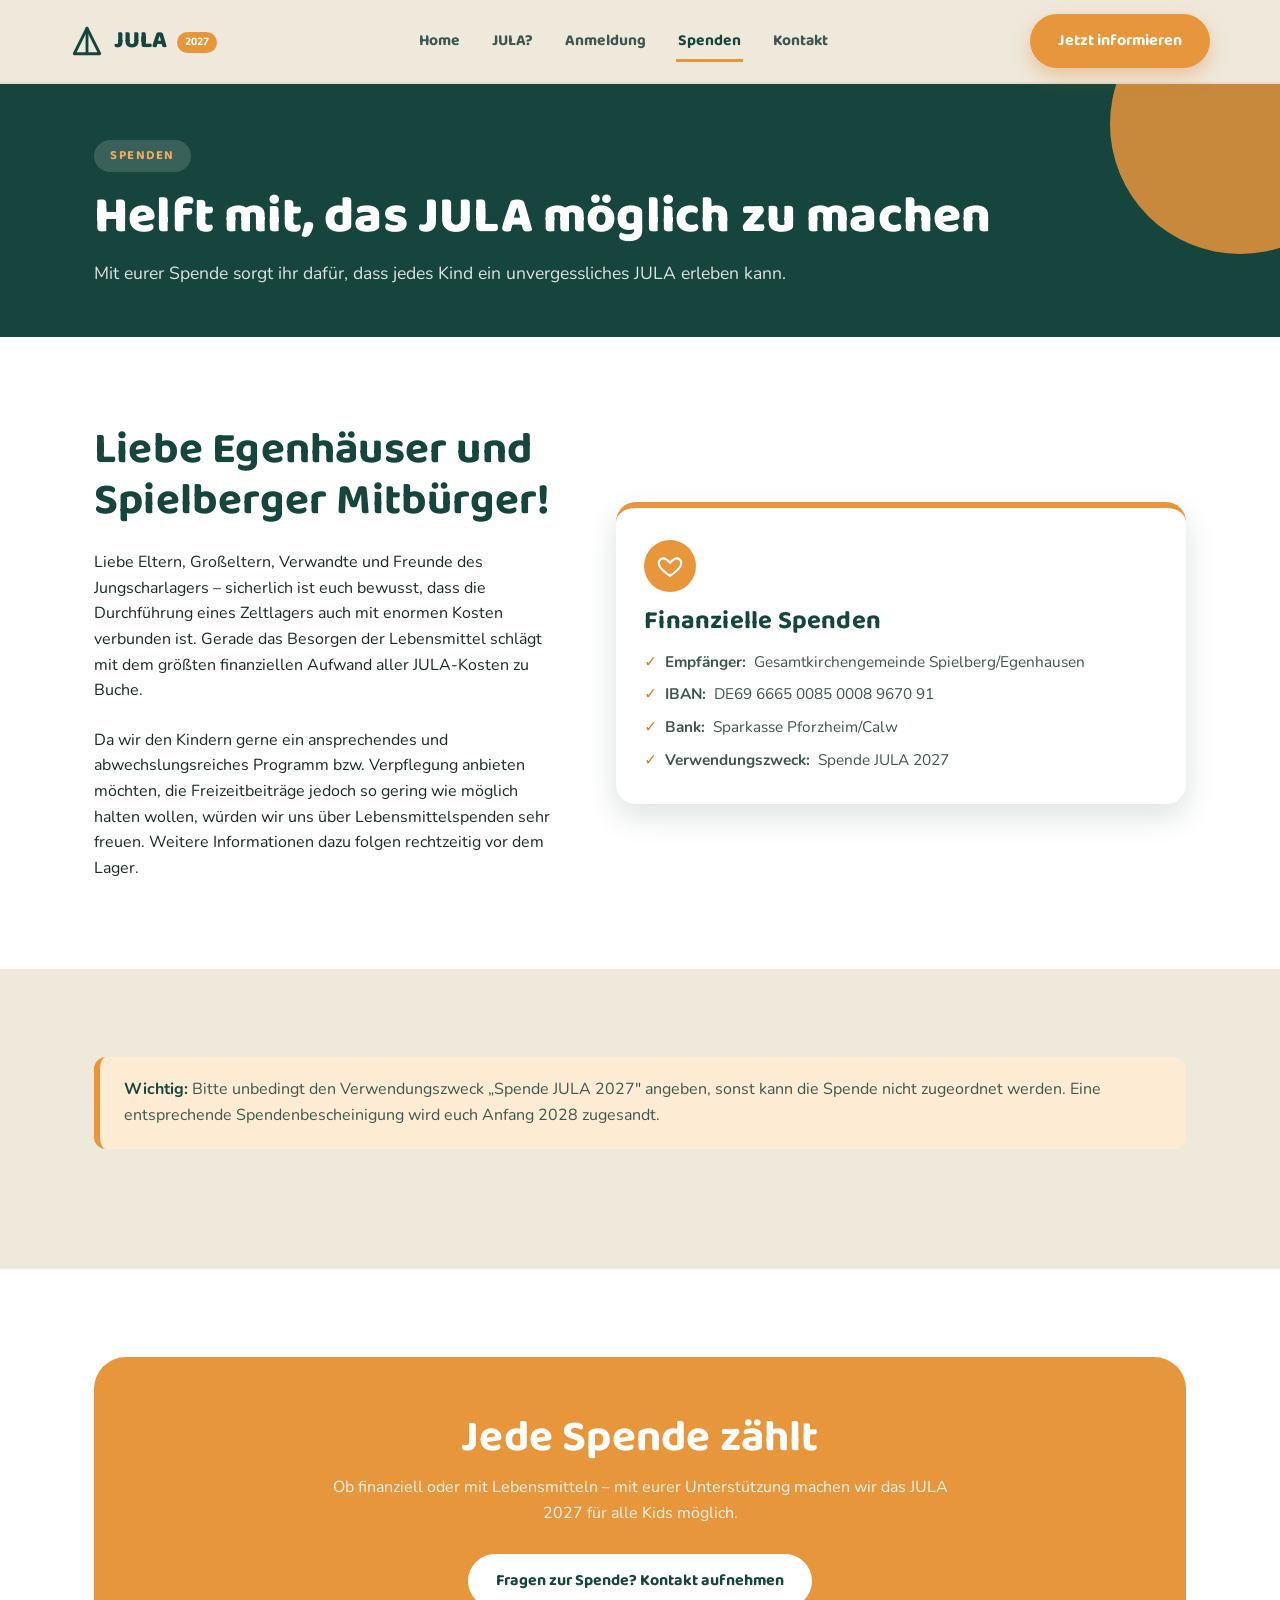
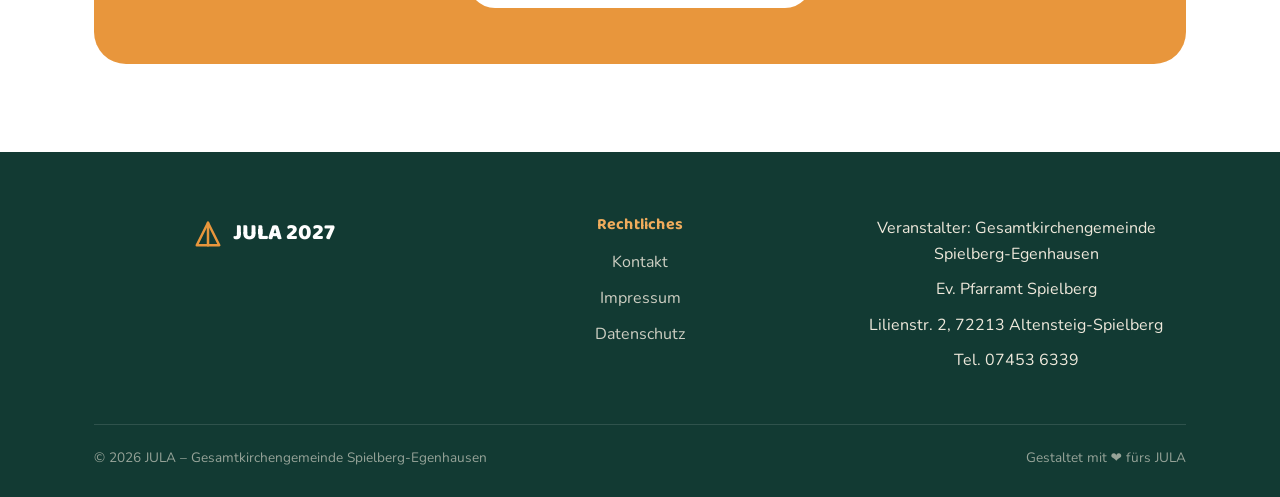
<file: spenden.html>
<!DOCTYPE html>
<html lang="de">
<head>
<meta charset="UTF-8">
<meta name="viewport" content="width=device-width, initial-scale=1.0">
<title>Spenden | JULA 2027</title>
<meta name="description" content="Unterstützt das JULA 2027 mit einer Spende – finanziell oder mit Lebensmitteln.">
<link rel="stylesheet" href="css/style.css">
</head>
<body>

<header class="site-header">
  <nav class="nav container">
    <a href="index.html" class="logo">
      <svg class="tent-icon" viewBox="0 0 24 24" fill="none" stroke="#16453D" stroke-width="2" stroke-linecap="round" stroke-linejoin="round"><path d="M12 3l9 18H3z"/><path d="M12 3v18"/></svg>
      JULA <span class="badge-year">2027</span>
    </a>
    <ul class="nav-links">
      <li><a href="index.html">Home</a></li>
      <li><a href="jula.html">JULA?</a></li>
      <li><a href="anmeldung.html">Anmeldung</a></li>
      <li><a href="spenden.html" class="active">Spenden</a></li>
      <li><a href="kontakt.html">Kontakt</a></li>
    </ul>
    <div class="nav-cta">
      <a href="anmeldung.html" class="btn btn-primary">Jetzt informieren</a>
      <button class="nav-toggle" aria-label="Menü öffnen"><span></span><span></span><span></span></button>
    </div>
  </nav>
</header>

<main>

  <section class="page-hero">
    <div class="hero-blob-orange"></div>
    <div class="container">
      <span class="eyebrow" style="background: rgba(255,255,255,0.15); color:#F0AC5C;">Spenden</span>
      <h1>Helft mit, das JULA möglich zu machen</h1>
      <p>Mit eurer Spende sorgt ihr dafür, dass jedes Kind ein unvergessliches JULA erleben kann.</p>
    </div>
  </section>

  <section class="section-white">
    <div class="container about-grid">
      <div>
        <h2>Liebe Egenhäuser und Spielberger Mitbürger!</h2>
        <p class="mt-24">Liebe Eltern, Großeltern, Verwandte und Freunde des Jungscharlagers – sicherlich ist euch bewusst, dass die Durchführung eines Zeltlagers auch mit enormen Kosten verbunden ist. Gerade das Besorgen der Lebensmittel schlägt mit dem größten finanziellen Aufwand aller JULA-Kosten zu Buche.</p>
        <p class="mt-24">Da wir den Kindern gerne ein ansprechendes und abwechslungsreiches Programm bzw. Verpflegung anbieten möchten, die Freizeitbeiträge jedoch so gering wie möglich halten wollen, würden wir uns über Lebensmittelspenden sehr freuen. Weitere Informationen dazu folgen rechtzeitig vor dem Lager.</p>
      </div>
      <div>
        <div class="card" style="border-top-color: var(--orange-500);">
          <span class="icon-circle" style="background:var(--orange-500); width:52px; height:52px; display:flex; align-items:center; justify-content:center; border-radius:50%; margin-bottom:14px;">
            <svg viewBox="0 0 24 24" fill="none" stroke="#fff" stroke-width="2" stroke-linecap="round" stroke-linejoin="round" width="26" height="26"><path d="M12 21s-7-4.35-9.5-8.5C.5 8.5 2.5 5 6 5c2 0 3.5 1.5 6 4 2.5-2.5 4-4 6-4 3.5 0 5.5 3.5 3.5 7.5C19 16.65 12 21 12 21z"/></svg>
          </span>
          <h3>Finanzielle Spenden</h3>
          <ul>
            <li><strong>Empfänger:</strong> Gesamtkirchengemeinde Spielberg/Egenhausen</li>
            <li><strong>IBAN:</strong> <span style="white-space: nowrap;">DE69 6665 0085 0008 9670 91</span></li>
            <li><strong>Bank:</strong> Sparkasse Pforzheim/Calw</li>
            <li><strong>Verwendungszweck:</strong> Spende JULA 2027</li>
          </ul>
        </div>
      </div>
    </div>
  </section>

  <section class="section-cream">
    <div class="container">
      <div class="notice-box">
        <strong>Wichtig:</strong> Bitte unbedingt den Verwendungszweck „Spende JULA 2027" angeben, sonst kann die Spende nicht zugeordnet werden. Eine entsprechende Spendenbescheinigung wird euch Anfang 2028 zugesandt.
      </div>
    </div>
  </section>

  <section class="section-white">
    <div class="container">
      <div class="cta-band">
        <h2>Jede Spende zählt</h2>
        <p>Ob finanziell oder mit Lebensmitteln – mit eurer Unterstützung machen wir das JULA 2027 für alle Kids möglich.</p>
        <a href="kontakt.html" class="btn btn-light">Fragen zur Spende? Kontakt aufnehmen</a>
      </div>
    </div>
  </section>

</main>

<footer class="site-footer">
  <div class="container">
    <div class="footer-grid" style="grid-template-columns: 1fr 1fr 1fr; text-align:center;">
      <div>
        <div class="footer-logo" style="justify-content:center;">
          <svg width="30" height="30" viewBox="0 0 24 24" fill="none" stroke="#E8963C" stroke-width="2" stroke-linecap="round" stroke-linejoin="round"><path d="M12 3l9 18H3z"/><path d="M12 3v18"/></svg>
          JULA 2027
        </div>
      </div>
      <div>
        <h4>Rechtliches</h4>
        <ul>
          <li><a href="kontakt.html">Kontakt</a></li>
          <li><a href="impressum.html">Impressum</a></li>
          <li><a href="datenschutz.html">Datenschutz</a></li>
        </ul>
      </div>
      <div>
        <ul>
          <li>Veranstalter: Gesamtkirchengemeinde Spielberg-Egenhausen</li>
          <li>Ev. Pfarramt Spielberg</li>
          <li>Lilienstr. 2, 72213 Altensteig-Spielberg</li>
          <li>Tel. 07453 6339</li>
        </ul>
      </div>
    </div>
    <div class="footer-bottom">
      <span>© 2026 JULA – Gesamtkirchengemeinde Spielberg-Egenhausen</span>
      <span>Gestaltet mit ❤️ fürs JULA</span>
    </div>
  </div>
</footer>

<script src="js/main.js"></script>
</body>
</html>
</file>
<file: css/style.css>
/* ==========================================================================
   JULA 2027 — Design System
   Farben & Typo angelehnt an das offizielle Save-the-Date
   ========================================================================== */

@import url('https://fonts.googleapis.com/css2?family=Baloo+2:wght@500;600;700;800&family=Nunito:wght@400;500;600;700;800&family=Caveat:wght@600;700&display=swap');

:root {
  --teal-900: #123A33;
  --teal-800: #16453D;
  --teal-700: #1D584E;
  --teal-600: #2A7266;
  --orange-600: #D97F27;
  --orange-500: #E8963C;
  --orange-400: #F0AC5C;
  --orange-100: #FDEBD3;
  --cream: #EFE9DC;
  --cream-dark: #E4DCC9;
  --sage: #AAB89F;
  --sage-dark: #8FA184;
  --ink: #1B2A26;
  --ink-soft: #3F5650;
  --white: #FFFFFF;

  --font-head: 'Baloo 2', system-ui, sans-serif;
  --font-body: 'Nunito', system-ui, sans-serif;
  --font-accent: 'Caveat', cursive;

  --radius-lg: 32px;
  --radius-md: 20px;
  --radius-sm: 12px;
  --shadow-soft: 0 12px 30px rgba(18, 58, 51, 0.15);
  --container: 1140px;
}

* { box-sizing: border-box; margin: 0; padding: 0; }

html { scroll-behavior: smooth; }

body {
  font-family: var(--font-body);
  color: var(--ink);
  background: var(--cream);
  line-height: 1.6;
  overflow-x: hidden;
}

img, svg { display: block; max-width: 100%; }

a { color: inherit; text-decoration: none; }

ul { list-style: none; }

h1, h2, h3, h4 {
  font-family: var(--font-head);
  color: var(--teal-800);
  line-height: 1.15;
  letter-spacing: 0.2px;
}

h1 { font-size: clamp(2.6rem, 6vw, 4.4rem); font-weight: 800; }
h2 { font-size: clamp(1.9rem, 3.6vw, 2.75rem); font-weight: 700; }
h3 { font-size: clamp(1.3rem, 2.2vw, 1.6rem); font-weight: 700; }

p { max-width: 65ch; }

.container {
  max-width: var(--container);
  margin: 0 auto;
  padding: 0 24px;
}

.accent {
  font-family: var(--font-accent);
  color: var(--orange-600);
  font-weight: 700;
}

.eyebrow {
  display: inline-block;
  font-family: var(--font-head);
  font-size: 0.8rem;
  font-weight: 700;
  letter-spacing: 1.5px;
  text-transform: uppercase;
  color: var(--orange-600);
  background: var(--orange-100);
  padding: 6px 16px;
  border-radius: 999px;
  margin-bottom: 16px;
}

/* Buttons */
.btn {
  display: inline-flex;
  align-items: center;
  gap: 8px;
  font-family: var(--font-head);
  font-weight: 700;
  font-size: 1rem;
  padding: 14px 28px;
  border-radius: 999px;
  border: none;
  cursor: pointer;
  transition: transform 0.15s ease, box-shadow 0.15s ease, background 0.15s ease;
}

.btn-primary {
  background: var(--orange-500);
  color: var(--white);
  box-shadow: 0 8px 20px rgba(217, 127, 39, 0.35);
}
.btn-primary:hover { background: var(--orange-600); transform: translateY(-2px); }

.btn-secondary {
  background: transparent;
  color: var(--teal-800);
  border: 2.5px solid var(--teal-800);
}
.btn-secondary:hover { background: var(--teal-800); color: var(--white); transform: translateY(-2px); }

.btn-light {
  background: var(--white);
  color: var(--teal-800);
}
.btn-light:hover { background: var(--cream); transform: translateY(-2px); }

/* ==========================================================================
   Header / Nav
   ========================================================================== */

.site-header {
  position: sticky;
  top: 0;
  z-index: 100;
  background: rgba(239, 233, 220, 0.92);
  backdrop-filter: blur(8px);
  border-bottom: 2px solid var(--cream-dark);
}

.nav {
  display: flex;
  align-items: center;
  justify-content: space-between;
  padding: 14px 0;
}

.logo {
  display: flex;
  align-items: center;
  gap: 10px;
  font-family: var(--font-head);
  font-weight: 800;
  font-size: 1.5rem;
  color: var(--teal-800);
}

.logo .tent-icon { width: 34px; height: 34px; }
.logo .badge-year {
  font-size: 0.65rem;
  background: var(--orange-500);
  color: var(--white);
  padding: 2px 8px;
  border-radius: 999px;
  font-family: var(--font-body);
  font-weight: 800;
  transform: translateY(2px);
}

.nav-links {
  display: flex;
  align-items: center;
  gap: 28px;
  font-weight: 700;
  font-family: var(--font-head);
  font-size: 0.98rem;
}

.nav-links a {
  color: var(--ink-soft);
  padding: 6px 2px;
  border-bottom: 3px solid transparent;
  transition: border-color 0.15s ease, color 0.15s ease;
}
.nav-links a:hover, .nav-links a.active {
  color: var(--teal-800);
  border-color: var(--orange-500);
}

.nav-cta { display: flex; align-items: center; gap: 18px; }

.nav-toggle {
  display: none;
  background: none;
  border: none;
  cursor: pointer;
  flex-direction: column;
  gap: 5px;
}
.nav-toggle span { width: 26px; height: 3px; background: var(--teal-800); border-radius: 2px; }

/* ==========================================================================
   Hero
   ========================================================================== */

.hero {
  position: relative;
  padding: 64px 0 90px;
  overflow: hidden;
}

.hero-blob-orange {
  position: absolute;
  top: -120px;
  right: -120px;
  width: 380px;
  height: 380px;
  background: var(--orange-500);
  border-radius: 50%;
  opacity: 0.9;
  z-index: 0;
}

.hero-blob-sage {
  position: absolute;
  bottom: -140px;
  left: -100px;
  width: 320px;
  height: 320px;
  background: var(--sage);
  border-radius: 50%;
  opacity: 0.55;
  z-index: 0;
}

.hero-grid {
  position: relative;
  z-index: 1;
  display: grid;
  grid-template-columns: 1.05fr 0.95fr;
  gap: 48px;
  align-items: center;
}

.hero-copy .eyebrow { background: var(--white); }

.hero-copy h1 { margin-bottom: 18px; }
.hero-copy h1 .hl { color: var(--orange-600); }

.hero-copy p.lead {
  font-size: 1.15rem;
  color: var(--ink-soft);
  margin-bottom: 30px;
}

.hero-actions { display: flex; gap: 16px; flex-wrap: wrap; margin-bottom: 34px; }

.hero-datecard {
  display: inline-flex;
  align-items: center;
  gap: 16px;
  background: var(--teal-800);
  color: var(--white);
  padding: 18px 26px;
  border-radius: var(--radius-md);
  box-shadow: var(--shadow-soft);
}

.hero-datecard .label {
  font-family: var(--font-head);
  font-size: 0.72rem;
  letter-spacing: 1.5px;
  text-transform: uppercase;
  color: var(--sage);
  display: block;
}

.hero-datecard .date {
  font-family: var(--font-head);
  font-weight: 800;
  font-size: 1.5rem;
  color: var(--orange-400);
}

.hero-visual {
  position: relative;
  display: flex;
  justify-content: center;
}

.camp-illustration {
  width: 100%;
  max-width: 460px;
  border-radius: 50%;
  border: 10px solid var(--teal-800);
  box-shadow: var(--shadow-soft);
}

/* Values strip */
.values-strip {
  background: var(--teal-800);
  padding: 34px 0;
}

.values-grid {
  display: grid;
  grid-template-columns: repeat(4, 1fr);
  gap: 20px;
  text-align: center;
}

.value-item {
  display: flex;
  flex-direction: column;
  align-items: center;
  gap: 10px;
  color: var(--white);
}

.value-item .icon-circle {
  width: 56px;
  height: 56px;
  border-radius: 50%;
  background: var(--orange-500);
  display: flex;
  align-items: center;
  justify-content: center;
}

.value-item .icon-circle svg { width: 28px; height: 28px; stroke: var(--white); }

.value-item span {
  font-family: var(--font-head);
  font-weight: 700;
  font-size: 0.95rem;
}

/* ==========================================================================
   Sections generic
   ========================================================================== */

section { padding: 88px 0; }
.section-cream { background: var(--cream); }
.section-white { background: var(--white); }
.section-teal { background: var(--teal-800); color: var(--white); }
.section-teal h2, .section-teal h3 { color: var(--white); }

.section-head {
  max-width: 640px;
  margin: 0 auto 48px;
  text-align: center;
}
.section-head p { margin: 0 auto; }

/* Two-col about */
.about-grid {
  display: grid;
  grid-template-columns: 0.9fr 1.1fr;
  gap: 56px;
  align-items: center;
}

.about-grid .badge-since {
  display: inline-flex;
  align-items: center;
  gap: 12px;
  background: var(--orange-100);
  color: var(--orange-600);
  font-family: var(--font-head);
  font-weight: 700;
  padding: 10px 18px;
  border-radius: 999px;
  margin-bottom: 18px;
  font-size: 0.9rem;
}

/* Cards */
.card-grid {
  display: grid;
  grid-template-columns: repeat(3, 1fr);
  gap: 26px;
}

.card {
  background: var(--white);
  border-radius: var(--radius-md);
  padding: 32px 28px;
  box-shadow: var(--shadow-soft);
  border-top: 6px solid var(--orange-500);
}

.card.alt { border-top-color: var(--teal-700); }
.card.alt2 { border-top-color: var(--sage-dark); }

.card .price {
  font-family: var(--font-head);
  font-weight: 800;
  font-size: 2.2rem;
  color: var(--teal-800);
  margin: 10px 0;
}
.card .price span { font-size: 1rem; color: var(--ink-soft); font-family: var(--font-body); font-weight: 600; }

.card ul { margin-top: 14px; display: flex; flex-direction: column; gap: 8px; }
.card ul li { display: flex; align-items: flex-start; gap: 8px; color: var(--ink-soft); font-size: 0.96rem; }
.card ul li::before { content: "✓"; color: var(--orange-600); font-weight: 800; }

/* CTA band */
.cta-band {
  background: var(--orange-500);
  border-radius: var(--radius-lg);
  padding: 56px 48px;
  text-align: center;
  color: var(--white);
  position: relative;
  overflow: hidden;
}
.cta-band h2 { color: var(--white); }
.cta-band p { color: rgba(255,255,255,0.9); margin: 12px auto 28px; }

/* Photo loop (real camp photos, endless auto-scroll, swipeable) */
.photo-loop {
  overflow: hidden;
  padding: 46px 0;
  background: var(--cream-dark);
}
.photo-loop-track {
  display: flex;
  gap: 20px;
  overflow-x: auto;
  cursor: grab;
  -webkit-overflow-scrolling: touch;
  scrollbar-width: none;
  -ms-overflow-style: none;
  scroll-snap-type: none;
}
.photo-loop-track::-webkit-scrollbar { display: none; }
.photo-loop-track.dragging { cursor: grabbing; }
.photo-loop-track img {
  height: 240px;
  width: auto;
  border-radius: var(--radius-md);
  box-shadow: var(--shadow-soft);
  flex-shrink: 0;
  object-fit: cover;
  user-select: none;
  -webkit-user-drag: none;
}
@media (max-width: 560px) {
  .photo-loop-track img { height: 160px; }
}

/* Timeline (JULA page) */
.timeline { display: flex; flex-direction: column; gap: 0; }
.timeline-item {
  display: grid;
  grid-template-columns: 90px 1fr;
  gap: 24px;
  padding-bottom: 36px;
  position: relative;
}
.timeline-item::before {
  content: "";
  position: absolute;
  left: 44px;
  top: 40px;
  bottom: -4px;
  width: 2px;
  background: var(--cream-dark);
}
.timeline-item:last-child::before { display: none; }
.timeline-dot {
  width: 90px;
  height: 90px;
  border-radius: 50%;
  background: var(--teal-800);
  color: var(--orange-400);
  font-family: var(--font-head);
  font-weight: 800;
  display: flex;
  align-items: center;
  justify-content: center;
  text-align: center;
  font-size: 0.85rem;
  z-index: 1;
}

/* Forms */
.form-card {
  background: var(--white);
  border-radius: var(--radius-lg);
  padding: 44px;
  box-shadow: var(--shadow-soft);
}

.form-card-wrap {
  position: relative;
  max-width: 760px;
  margin: 0 auto;
  border-radius: var(--radius-lg);
  overflow: hidden;
}
.coming-soon-ribbon {
  position: absolute;
  inset: 0;
  z-index: 5;
  display: flex;
  align-items: center;
  justify-content: center;
  background: rgba(22, 69, 61, 0.9);
  color: #fff;
  text-align: center;
  padding: 0 24px;
  font-family: var(--font-head);
  font-weight: 800;
  font-size: 1.2rem;
  letter-spacing: 0.5px;
  box-shadow: 0 4px 18px rgba(0,0,0,0.3);
  pointer-events: none;
}
.coming-soon-ribbon.ribbon-1 { clip-path: polygon(0 4%, 100% 30%, 100% 50%, 0 24%); }
.coming-soon-ribbon.ribbon-2 { clip-path: polygon(0 54%, 100% 80%, 100% 100%, 0 74%); }
@media (max-width: 560px) {
  .coming-soon-ribbon { font-size: 0.9rem; }
}

.form-row { display: grid; grid-template-columns: 1fr 1fr; gap: 18px; margin-bottom: 18px; }
.form-group { display: flex; flex-direction: column; gap: 6px; margin-bottom: 18px; }
.form-group label { font-family: var(--font-head); font-weight: 700; font-size: 0.9rem; color: var(--teal-800); }
.form-group input, .form-group select, .form-group textarea {
  font-family: var(--font-body);
  font-size: 1rem;
  padding: 12px 16px;
  border-radius: var(--radius-sm);
  border: 2px solid var(--cream-dark);
  background: var(--cream);
  color: var(--ink);
  outline: none;
  transition: border-color 0.15s ease;
}
.form-group input:focus, .form-group select:focus, .form-group textarea:focus { border-color: var(--orange-500); }
.form-group textarea { resize: vertical; min-height: 120px; }

.radio-row { display: flex; gap: 20px; }
.radio-row label { display: flex; align-items: center; gap: 6px; font-weight: 600; }

.notice-box {
  background: var(--orange-100);
  border-left: 6px solid var(--orange-500);
  padding: 20px 24px;
  border-radius: var(--radius-sm);
  margin-bottom: 32px;
  color: var(--ink-soft);
}
.notice-box strong { color: var(--teal-800); }

.form-error-msg {
  display: none;
  margin-top: 18px;
  padding: 16px 20px;
  background: #FBE4E1;
  border-radius: var(--radius-sm);
  color: #8A2E22;
  font-weight: 700;
}

/* Contact info list */
.contact-info-item {
  display: flex;
  gap: 16px;
  align-items: flex-start;
  margin-bottom: 24px;
}
.contact-info-item .icon-circle {
  width: 48px; height: 48px; min-width: 48px;
  border-radius: 50%;
  background: var(--teal-800);
  display: flex; align-items: center; justify-content: center;
}
.contact-info-item .icon-circle svg { width: 22px; height: 22px; stroke: var(--orange-400); }

/* Footer */
.site-footer {
  background: var(--teal-900);
  color: var(--cream);
  padding: 64px 0 28px;
}
.footer-grid {
  display: grid;
  grid-template-columns: 1.4fr 1fr 1fr 1.2fr;
  gap: 36px;
  padding-bottom: 40px;
  border-bottom: 1px solid rgba(255,255,255,0.12);
}
.footer-grid h4 { color: var(--orange-400); font-size: 1rem; margin-bottom: 16px; }
.footer-grid ul li { margin-bottom: 10px; }
.footer-grid ul li a { color: rgba(239,233,220,0.85); transition: color 0.15s ease; }
.footer-grid ul li a:hover { color: var(--orange-400); }
.footer-logo { display: flex; align-items: center; gap: 10px; font-family: var(--font-head); font-weight: 800; font-size: 1.4rem; color: var(--white); margin-bottom: 14px; }
.footer-bottom {
  display: flex;
  justify-content: space-between;
  align-items: center;
  padding-top: 22px;
  font-size: 0.85rem;
  color: rgba(239,233,220,0.6);
  flex-wrap: wrap;
  gap: 10px;
}

/* Utility */
.text-center { text-align: center; }
.mt-24 { margin-top: 24px; }
.mb-24 { margin-bottom: 24px; }

/* Page hero (subpages) */
.page-hero {
  padding: 56px 0 50px;
  background: var(--teal-800);
  color: var(--white);
  position: relative;
  overflow: hidden;
}
.page-hero h1 { color: var(--white); font-size: clamp(2.2rem, 4.5vw, 3.2rem); }
.page-hero p { color: rgba(255,255,255,0.85); margin-top: 12px; font-size: 1.1rem; }
.page-hero .hero-blob-orange { width: 260px; height: 260px; top: -90px; right: -90px; opacity: 0.85; z-index: 0; }
.page-hero .container { position: relative; z-index: 2; }

/* Responsive */
@media (max-width: 900px) {
  .hero-grid, .about-grid { grid-template-columns: 1fr; }
  .hero-visual { order: -1; }
  .values-grid { grid-template-columns: repeat(2, 1fr); }
  .card-grid { grid-template-columns: 1fr; }
  .footer-grid { grid-template-columns: 1fr 1fr !important; text-align: left !important; }
  .footer-logo { justify-content: flex-start !important; }
  .form-row { grid-template-columns: 1fr; }
  .nav-links { display: none; }
  .nav-toggle { display: flex; }
}

@media (max-width: 560px) {
  .footer-grid { grid-template-columns: 1fr !important; text-align: left !important; }
  .footer-logo { justify-content: flex-start !important; }
  section { padding: 60px 0; }
  .form-card { padding: 28px 22px; }
  .cta-band { padding: 40px 24px; }
}

/* Mobile nav drawer */
.nav-links.open {
  display: flex;
  position: absolute;
  top: 100%;
  left: 0;
  right: 0;
  background: var(--cream);
  flex-direction: column;
  padding: 20px 24px 28px;
  gap: 16px;
  border-bottom: 2px solid var(--cream-dark);
}
</file>
